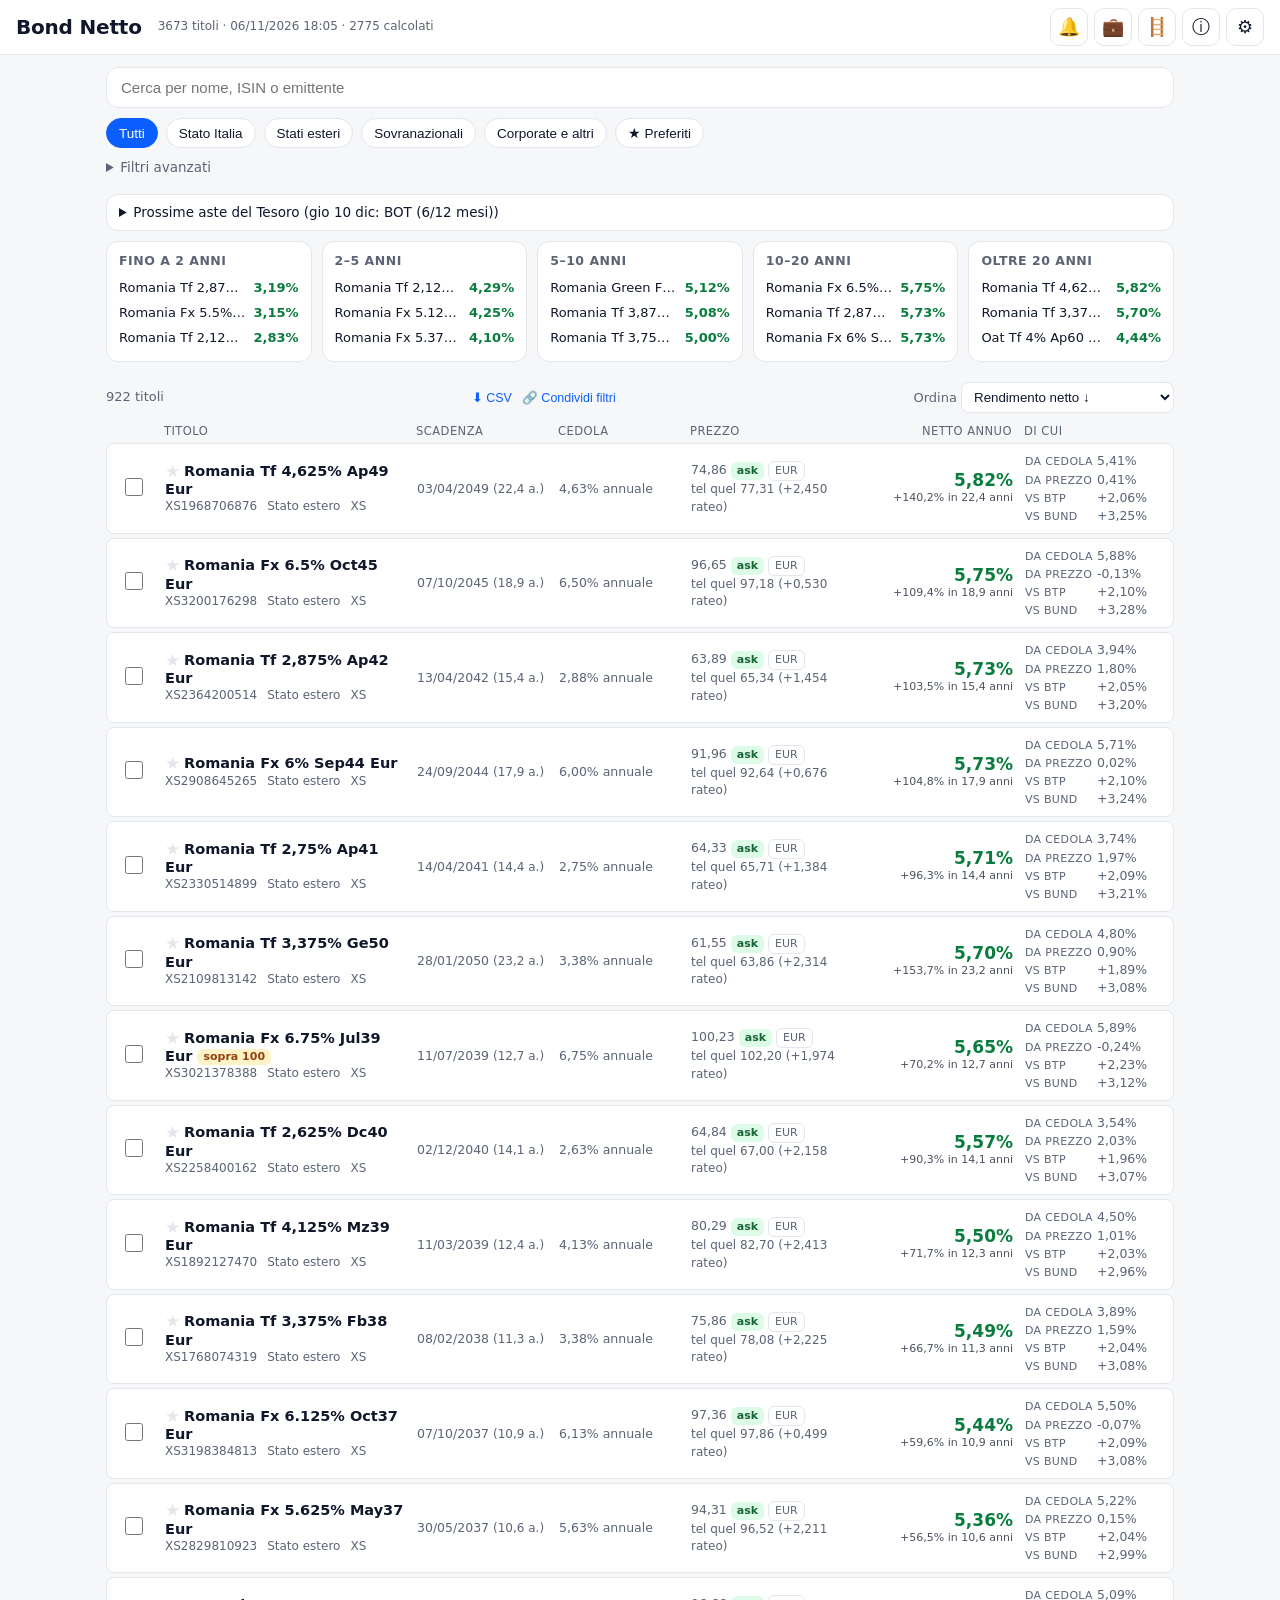
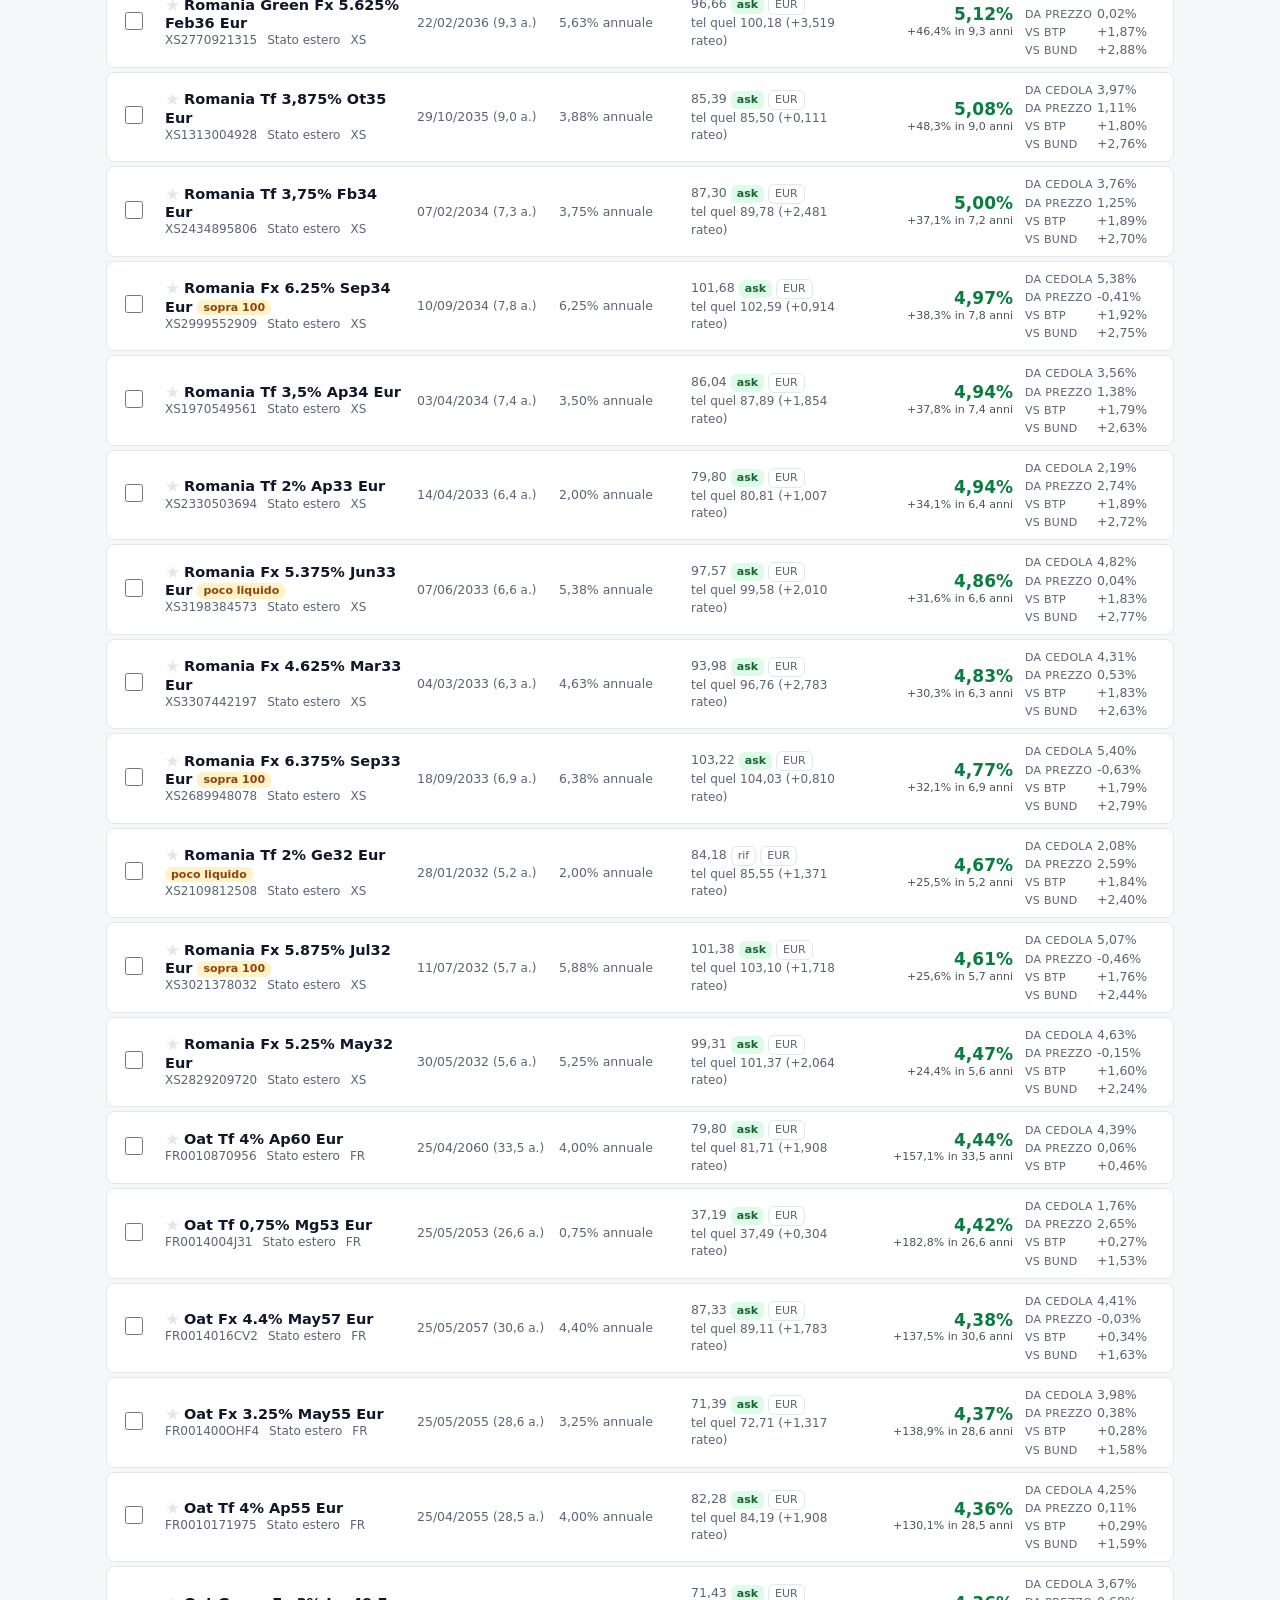
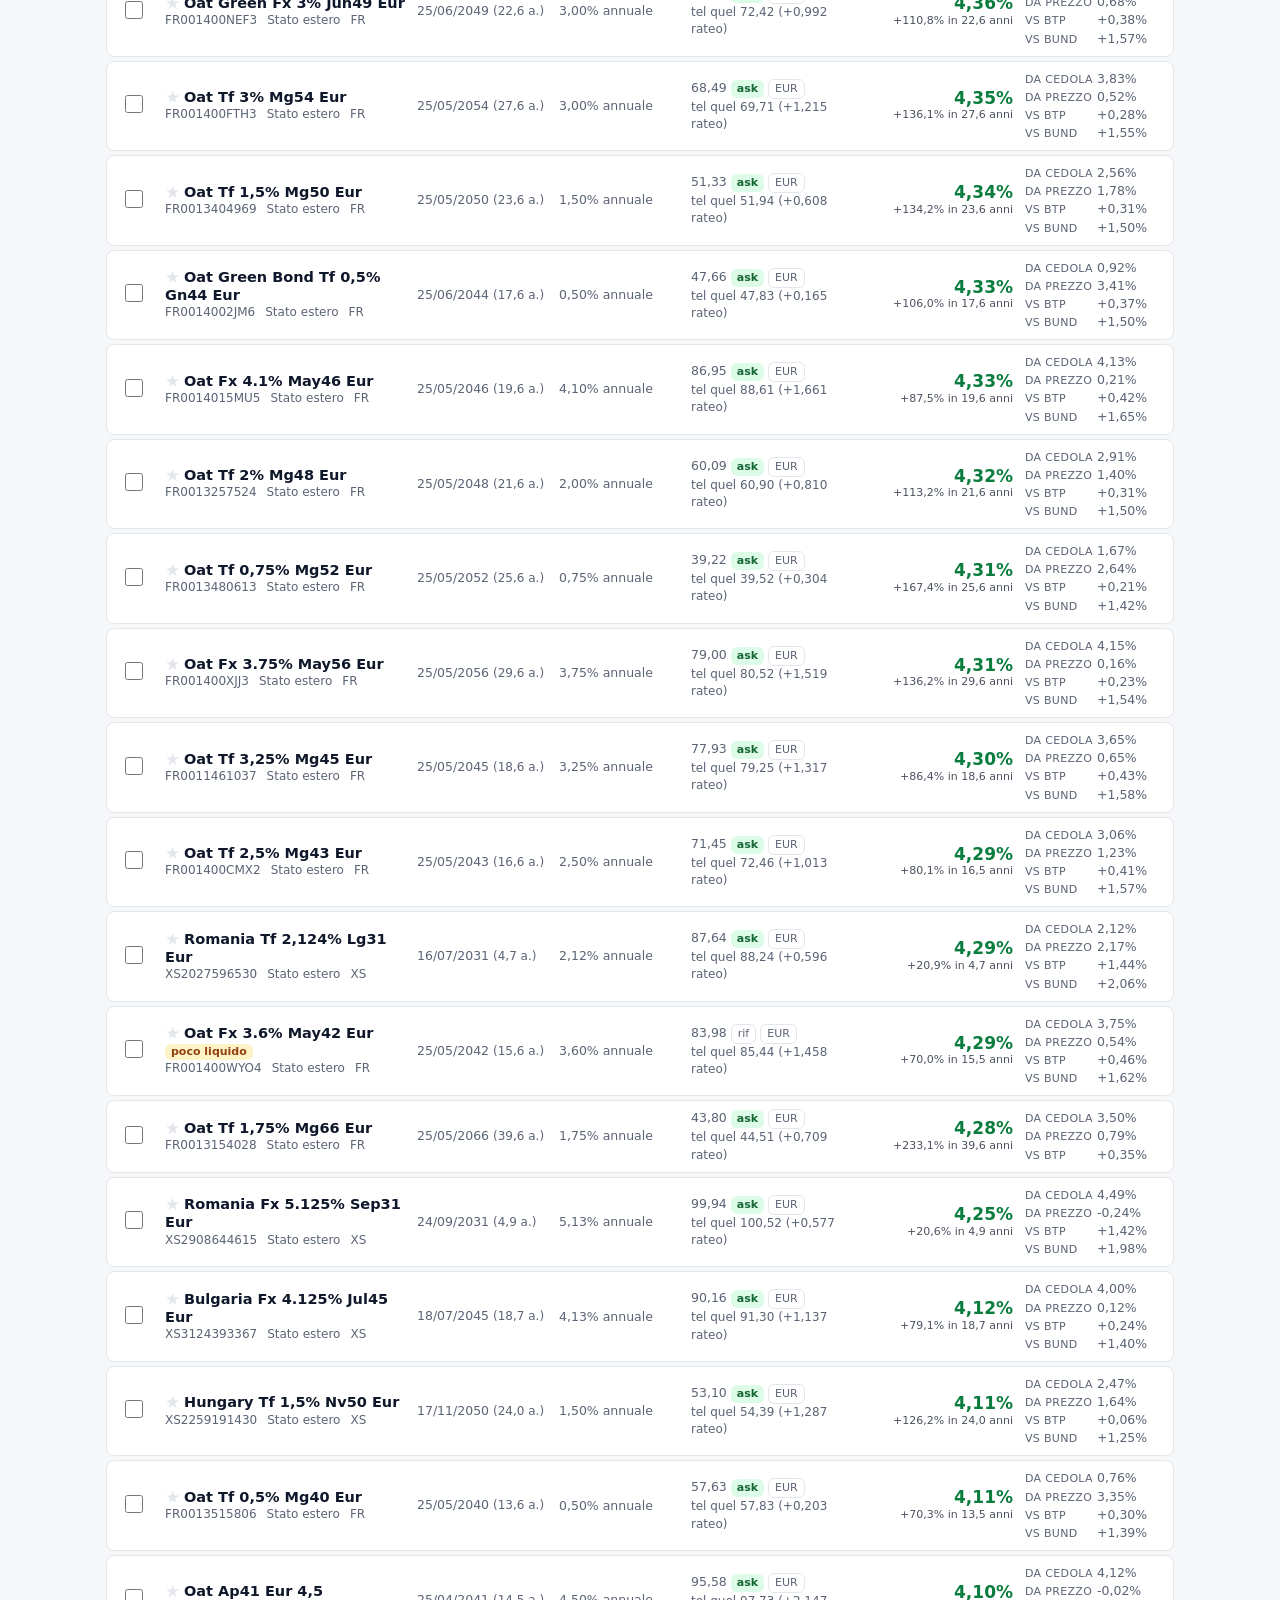
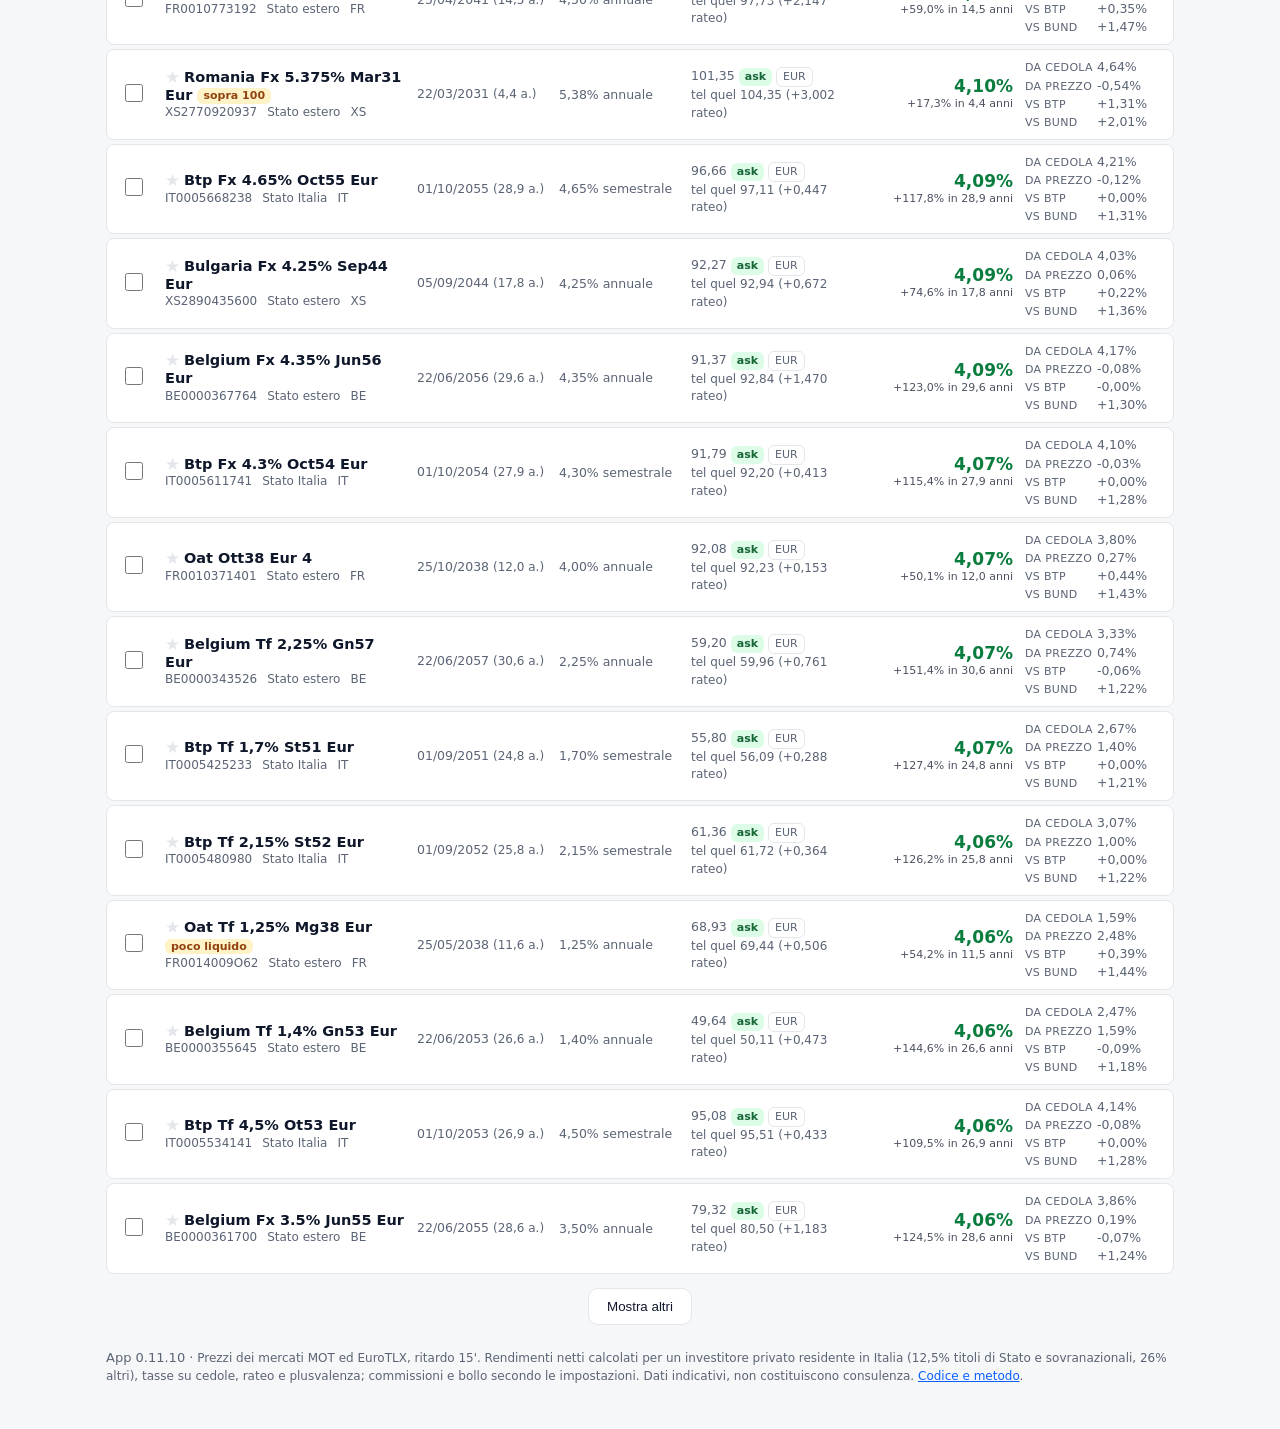
<file: index.html>
<!doctype html>
<html lang="it">
<head>
<meta charset="utf-8">
<meta name="viewport" content="width=device-width, initial-scale=1, viewport-fit=cover">
<title>Bond Netto</title>
<meta name="description" content="Rendimenti netti delle obbligazioni quotate sul MOT per l'investitore privato italiano">
<meta name="theme-color" content="#0f172a">
<link rel="manifest" href="manifest.webmanifest">
<link rel="icon" href="icon.svg" type="image/svg+xml">
<link rel="apple-touch-icon" href="icon-192.png">
<link rel="stylesheet" href="app.css">
</head>
<body>
<header class="top">
  <div class="brand"><h1>Bond Netto</h1></div>
  <div class="sub" id="meta">caricamento…</div>
  <div class="row-btns"><button class="icon-btn" id="btn-alerts" title="Avvisi" aria-label="Avvisi">🔔</button><button class="icon-btn" id="btn-pf" title="Portafoglio" aria-label="Portafoglio">💼</button><button class="icon-btn" id="btn-ladder" title="Costruisci una scala di scadenze" aria-label="Scala">🪜</button><button class="icon-btn" id="btn-diag" title="Diagnostica dati" aria-label="Diagnostica">ⓘ</button>
  <button class="icon-btn" id="btn-settings" title="Impostazioni" aria-label="Impostazioni">⚙</button></div>
</header>

<main>
  <section class="filters">
    <input id="q" type="search" placeholder="Cerca per nome, ISIN o emittente" autocomplete="off">
    <div class="chips" id="cat-chips">
      <button class="chip on" data-cat="all">Tutti</button>
      <button class="chip" data-cat="gov_it">Stato Italia</button>
      <button class="chip" data-cat="gov_fx">Stati esteri</button>
      <button class="chip" data-cat="supra">Sovranazionali</button>
      <button class="chip" data-cat="other">Corporate e altri</button>
      <button class="chip" data-cat="fav">★ Preferiti</button>
    </div>
    <details class="more">
      <summary>Filtri avanzati <span id="filter-count"></span></summary>
      <div class="grid">
        <label>Valuta (default EUR: in altre valute il rendimento non tiene conto del cambio) <div class="facet" id="f-cur" data-all="Tutte"><button type="button" class="facet-btn">Tutte</button><div class="facet-pop hidden"></div></div></label>
        <label>Paese <div class="facet" id="f-country" data-all="Tutti"><button type="button" class="facet-btn">Tutti</button><div class="facet-pop hidden"></div></div></label>
        <label>Mercato <div class="facet" id="f-market" data-all="MOT ed EuroTLX"><button type="button" class="facet-btn">MOT ed EuroTLX</button><div class="facet-pop hidden"></div></div></label>
        <label>Tipo <select id="f-kind">
          <option value="computable">Calcolabili (fisso, zero coupon, richiamabili)</option>
          <option value="nocall">Calcolabili, esclusi i richiamabili</option>
          <option value="fixed">Solo tasso fisso</option>
          <option value="zero">Solo zero coupon</option>
          <option value="all">Tutti, anche non calcolabili</option>
        </select></label>
        <label>Scadenza min (anni) <input id="f-ymin" type="number" min="0" step="0.5" value="0"></label>
        <label>Scadenza max (anni) <input id="f-ymax" type="number" min="0" step="1" placeholder="∞"></label>
        <label>Rendimento netto min % <input id="f-nmin" type="number" step="0.1" placeholder="es. 3"></label>
        <label>Cedola netta min % (flusso annuo) <input id="f-cmin" type="number" step="0.1" placeholder="es. 2,5"></label>
        <label>Lotto minimo max € <input id="f-lot" type="number" step="1000" placeholder="es. 1000"></label>
        <label class="check"><input id="f-inst" type="checkbox"> Mostra lotti istituzionali (taglio minimo da 100.000 in su: non acquistabili dal piccolo risparmiatore)</label>
        <label class="check"><input id="f-uncertain" type="checkbox"> Mostra titoli incerti (prezzo fermo o non aggiornato, verifica incrociata non superata)</label>
        <label class="check"><input id="f-strips" type="checkbox"> Mostra strip (cedole/mantelli di titoli di Stato smontati)</label>
        <label class="check"><input id="f-ask" type="checkbox"> Solo con prezzo ask reale</label>
        <label class="check"><input id="f-nominus" type="checkbox"> Escludi sopra la pari (minusvalenza)</label>
      </div>
      <div class="filter-bar">
        <span id="filter-live" class="hint">I filtri si applicano subito mentre li modifichi.</span>
        <button type="button" class="btn ghost" id="filter-reset">↺ Azzera filtri</button>
        <button type="button" class="btn primary" id="filter-close">Mostra risultati ↓</button>
      </div>
    </details>
    <div class="active-filters" id="active-filters"></div>
  </section>

  <section class="auctions" id="auctions"></section>
  <section class="best" id="best"></section>

  <section class="results">
    <div class="results-head">
      <span id="count"></span>
      <span class="head-tools"><button type="button" class="link" id="btn-csv" title="Scarica la lista filtrata in CSV (Excel)">⬇ CSV</button> <button type="button" class="link" id="btn-share" title="Copia un link con i filtri attuali">🔗 Condividi filtri</button></span>
      <label>Ordina <select id="sort">
        <option value="ytm_net_all:desc">Rendimento netto ↓</option>
        <option value="coupon_net_yield:desc">Cedola netta (flusso annuo) ↓</option>
        <option value="price_yield:desc">Guadagno da prezzo ↓</option>
        <option value="spread_btp:desc">Spread vs BTP ↓</option>
        <option value="spread_bund:desc">Spread vs Bund ↓</option>
        <option value="liq:desc">Liquidità ↓</option>
        <option value="years:asc">Scadenza ↑</option>
        <option value="years:desc">Scadenza ↓</option>
        <option value="price:asc">Prezzo ↑</option>
        <option value="name:asc">Nome A-Z</option>
      </select></label>
    </div>
    <div class="thead">
      <span></span><span>Titolo</span><span>Scadenza</span><span>Cedola</span><span>Prezzo</span><span class="r">Netto annuo</span><span>Di cui</span>
    </div>
    <div id="list" class="list"></div>
    <button id="more-btn" class="more-btn hidden">Mostra altri</button>
  </section>

  <footer>
    <p><span id="app-ver" class="hint"></span> Prezzi dei mercati MOT ed EuroTLX, ritardo 15'. Rendimenti netti calcolati per un investitore privato residente in Italia
      (12,5% titoli di Stato e sovranazionali, 26% altri), tasse su cedole, rateo e plusvalenza; commissioni e bollo secondo le impostazioni.
      Dati indicativi, non costituiscono consulenza. <a href="https://github.com/glc87/bond-app" target="_blank" rel="noopener">Codice e metodo</a>.</p>
  </footer>
</main>

<div id="cmp-bar" class="cmp-bar hidden">
  <span><b id="cmp-count">0</b> selezionati</span>
  <button class="btn" id="cmp-open">Confronta</button>
  <button class="btn ghost" id="cmp-clear">Svuota</button>
</div>

<!-- Avvisi -->
<div class="modal hidden" id="alerts" role="dialog" aria-modal="true">
  <div class="sheet wide">
    <div class="sheet-head"><h2>Avvisi</h2><button class="icon-btn" data-close aria-label="Chiudi">✕</button></div>
    <div class="sheet-body" id="alerts-body"></div>
  </div>
</div>

<!-- Portafoglio -->
<div class="modal hidden" id="portfolio" role="dialog" aria-modal="true">
  <div class="sheet wide">
    <div class="sheet-head"><h2>Portafoglio</h2><button class="icon-btn" data-close aria-label="Chiudi">✕</button></div>
    <div class="sheet-body" id="pf-body"></div>
  </div>
</div>

<!-- Scala -->
<div class="modal hidden" id="ladder" role="dialog" aria-modal="true">
  <div class="sheet wide">
    <div class="sheet-head"><h2>Scala di scadenze</h2><button class="icon-btn" data-close aria-label="Chiudi">✕</button></div>
    <div class="sheet-body" id="ladder-body"></div>
  </div>
</div>

<!-- Diagnostica -->
<div class="modal hidden" id="diag" role="dialog" aria-modal="true">
  <div class="sheet">
    <div class="sheet-head"><h2>Diagnostica dati</h2><button class="icon-btn" data-close aria-label="Chiudi">✕</button></div>
    <div class="sheet-body" id="diag-body"></div>
  </div>
</div>

<!-- Confronto -->
<div class="modal hidden" id="compare" role="dialog" aria-modal="true">
  <div class="sheet wide">
    <div class="sheet-head"><h2>Confronto</h2><button class="icon-btn" data-close aria-label="Chiudi">✕</button></div>
    <div class="sheet-body" id="cmp-body"></div>
  </div>
</div>

<!-- Scheda titolo -->
<div class="modal hidden" id="detail" role="dialog" aria-modal="true">
  <div class="sheet">
    <div class="sheet-head">
      <div>
        <h2 id="d-name"></h2>
        <div class="sub" id="d-sub"></div>
      </div>
      <button class="icon-btn" data-close aria-label="Chiudi">✕</button>
    </div>
    <div class="sheet-body" id="d-body"></div>
  </div>
</div>

<!-- Impostazioni -->
<div class="modal hidden" id="settings" role="dialog" aria-modal="true">
  <div class="sheet">
    <div class="sheet-head">
      <h2>Impostazioni</h2>
      <button class="icon-btn" data-close aria-label="Chiudi">✕</button>
    </div>
    <div class="sheet-body">
      <p class="hint">Questi parametri servono per il rendimento "all-in" (netto annuo). Si salvano su questo dispositivo.<br>La commissione è una percentuale del controvalore vincolata tra minimo e massimo (non si sommano). Riferimenti: Fineco 0,19% min 2,95 € max 19 €; ING 0,19% min 8 € max 18 €. Il bollo dello 0,2% annuo si applica anche ai titoli di Stato; mettilo a 0 solo se la tua banca lo assorbe.</p>
      <div class="grid">
        <label>Profilo banca <select id="s-profile">
          <option value="">Personalizzato</option>
          <option value="fineco">Fineco Trading (0,19%, min 2,95 €, max 19 €)</option>
          <option value="ing">ING (0,19%, min 8 €, max 18 €)</option>
          <option value="directa">Directa (5 € fissi)</option>
          <option value="mediolanum">Mediolanum (0,19%, min 7 €, max 29 €)</option>
          <option value="sella">Banca Sella (0,185%, min 2,5 €, max 12 €)</option>
        </select></label>
        <label>Importo nominale di riferimento € <input id="s-nominal" type="number" step="1000" min="1000"></label>
        <label>Commissione % <input id="s-pct" type="number" step="0.01" min="0"></label>
        <label>Commissione minima € <input id="s-min" type="number" step="0.5" min="0"></label>
        <label>Commissione massima € (vuoto = nessuna) <input id="s-max" type="number" step="0.5" min="0"></label>
        <label>Imposta di bollo % annuo <input id="s-bollo" type="number" step="0.01" min="0"></label>
        <label>Regime fiscale <select id="s-taxpreset">
          <option value="">Personalizzato</option>
          <option value="it" selected>Italia, privato (12,5% Stato/sovranazionali, 26% altri, bollo 0,2%)</option>
          <option value="none">Nessuna tassa né bollo (lordo, es. per confronto)</option>
        </select></label>
        <label>Aliquota titoli di Stato e sovranazionali % <input id="s-taxgov" type="number" step="0.1" min="0" max="100"></label>
        <label>Aliquota altri emittenti % <input id="s-taxother" type="number" step="0.1" min="0" max="100"></label>
      </div>
      <div class="row">
        <button class="btn" id="s-save">Salva</button>
        <button class="btn ghost" id="s-reset">Ripristina default</button>
      </div>
      <div id="gh-settings"></div>
      <h3>Come leggere i numeri</h3>
      <ul class="hint">
        <li><b>Rendimento netto annuo</b> (il numero grande): tasso annuo composto che eguaglia l'esborso (prezzo + rateo netto + commissioni) ai flussi netti (cedole tassate, rimborso al netto della tassa sulla plusvalenza, bollo). Confronta correttamente titoli con scadenze diverse.</li>
        <li><b>Di cui da cedola / da prezzo</b>: la parte del rendimento che incassi ogni anno con le cedole nette (cedola netta ÷ prezzo) e la parte che arriva solo a scadenza dal rimborso a 100. Stesso rendimento, due esperienze diverse: flusso in tasca oppure guadagno rinviato (e tassa rinviata).</li>
        <li><b>vs BTP / vs Bund</b>: differenza di rendimento lordo rispetto a un BTP o a un Bund della stessa scadenza (curve ricavate dai titoli quotati, interpolate). È il "premio" che il mercato chiede per il rischio dell'emittente rispetto all'Italia o alla Germania; per i titoli in valuta include anche il rischio cambio.</li>
        <li><b>Totale a scadenza</b> (in piccolo sotto il netto annuo): guadagno netto complessivo diviso l'esborso, non annualizzato. Sotto l'anno è il numero da guardare.</li>
        <li><b>Rischio tasso</b> (in scheda): la duration modificata dice di quanto scende il prezzo se i rendimenti salgono di 1 punto. Conta solo se vendi prima della scadenza.</li>
        <li><b>Colori degli avvisi</b>: <span class="badge ask">verde</span> prezzo ask reale; <span class="badge info">grigio</span> informazione (valuta, strip, mercato, lotto, "rif"); <span class="badge warn">ambra</span> attenzione (sopra 100, richiamabile, poco liquido); <span class="badge bad">rosso</span> problema (prezzo fermo, incerto, lotto istituzionale). Rischio tasso in scheda: verde basso, blu medio, ambra alto, rosso molto alto.</li>
        <li><b>★ Preferiti</b>: la stella sulle schede salva il titolo nella sezione Preferiti (su questo dispositivo). <b>🪜 Scala</b>: costruisce un portafoglio a scadenze scaglionate dalla lista filtrata.</li>
        <li>Nella scheda trovi anche YTM lordo, YTM netto solo tasse e netto semplice, utili per confrontare con altri siti.</li>
        <li><b>YTM lordo</b>: come pubblicato dal mercato.</li>
        <li><b>Prezzo</b>: <span class="badge ask">ask</span> = miglior prezzo in vendita nel book al momento della rilevazione (è quello che pagheresti); <span class="badge ref">rif</span> = prezzo di riferimento dell'ultima seduta (nessuna proposta in vendita); <span class="badge stale">fermo</span> = riferimento di un titolo mai scambiato nell'anno: prezzo vecchio, rendimento non realistico. I titoli "fermi" e gli "incerti" (prezzo non aggiornato o verifica incrociata non superata) e gli strip sono nascosti di default: si riattivano nei filtri avanzati.</li>
        <li><b>Sopra 100</b>: a scadenza si genera una minusvalenza (credito fiscale, 4 anni): non è conteggiata nel rendimento ma viene indicata.</li>
      </ul>
    </div>
  </div>
</div>

<script src="yields.js"></script>
<script src="app.js"></script>
<script src="sim.js"></script>
<script src="portfolio.js"></script>
<script src="alerts.js"></script>
<script src="sync.js"></script>
</body>
</html>
</file>
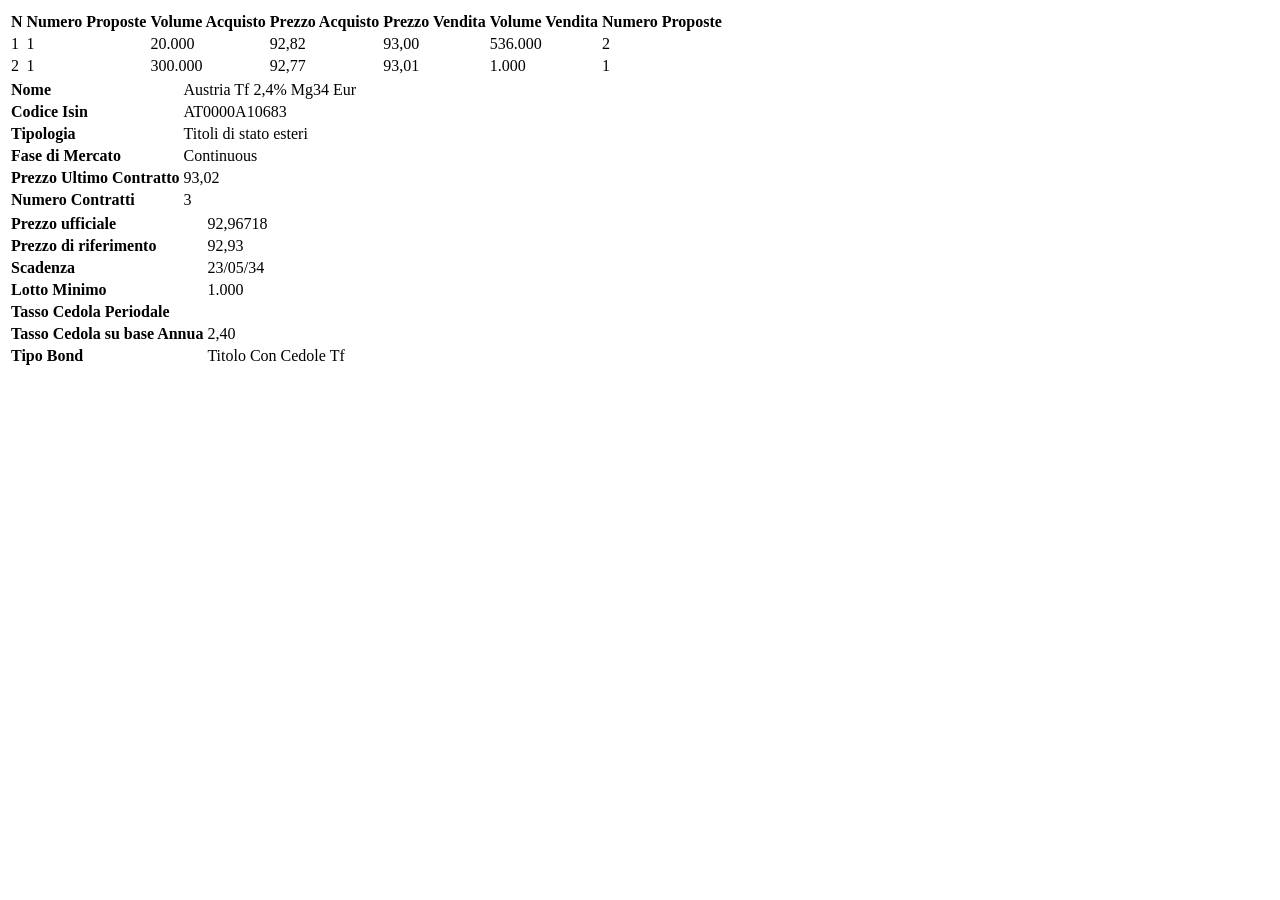
<file: scraper/fixtures/dati_AT0000A10683.html>
<html><body>
<table class="m-table -responsive -clear-m"> <thead> <tr class="m-table__first"></tr> <tr> <th><span><strong>N</strong></span></th> <th><span><strong>Numero Proposte</strong></span></th> <th><span><strong>Volume Acquisto</strong></span></th> <th><span><strong>Prezzo Acquisto</strong></span></th> <th><span><strong>Prezzo Vendita</strong></span></th> <th><span><strong>Volume Vendita</strong></span></th> <th><span><strong>Numero Proposte</strong></span></th> </tr> </thead> <tbody> <tr> <td><span>1</span></td> <td><span>1</span></td> <td><span>20.000</span></td> <td><span>92,82</span></td> <td><span>93,00</span></td> <td><span>536.000</span></td> <td><span>2</span></td> </tr> <tr> <td><span>2</span></td> <td><span>1</span></td> <td><span>300.000</span></td> <td><span>92,77</span></td> <td><span>93,01</span></td> <td><span>1.000</span></td> <td><span>1</span></td> </tr> </tbody></table>
<table class="m-table -clear-m"> <tbody> <tr> <td class="l-screen -half"> <span class="t-text"> <strong>Nome</strong> </span> </td> <td> <span class="t-text -right">Austria Tf 2,4% Mg34 Eur</span> </td> </tr> <tr> <td> <span class="t-text"> <strong>Codice Isin</strong> </span> </td> <td> <span class="t-text -right">AT0000A10683</span> </td> </tr> <tr> <td> <span class="t-text"> <strong>Tipologia</strong> </span> </td> <td> <span class="t-text -right"> Titoli di stato esteri </span> </td> </tr> <tr> <td> <span class="t-text"> <strong>Fase di Mercato</strong> </span> </td> <td> <span class="t-text -right">Continuous</span> </td> </tr> <tr> <td> <span class="t-text"> <strong>Prezzo Ultimo Contratto</strong> </span> </td> <td> <span class="t-text -right">93,02</span> </td> </tr> <tr> <td> <span class="t-text"> <strong>Numero Contratti</strong> </span> </td> <td> <span class="t-text -right">3</span> </td> </tr> </tbody> </table>
<table class="m-table -clear-m"> <tbody><tr> <td class="l-screen -half"> <span class="t-text"> <strong>Prezzo ufficiale</strong> </span> </td> <td> <span class="t-text -right">92,96718</span> </td> </tr> <tr> <td class="l-screen -half"> <span class="t-text"> <strong>Prezzo di riferimento</strong> </span> </td> <td> <span class="t-text -right">92,93</span> </td> </tr> <tr> <td class="l-screen -half"> <span class="t-text"> <strong>Scadenza</strong> </span> </td> <td> <span class="t-text -right">23/05/34</span> </td> </tr> <tr> <td class="l-screen -half"> <span class="t-text"> <strong>Lotto Minimo</strong> </span> </td> <td> <span class="t-text -right">1.000</span> </td> </tr> <tr> <td class="l-screen -half"> <span class="t-text"> <strong>Tasso Cedola Periodale</strong> </span> </td> <td> <span class="t-text -right"></span> </td> </tr> <tr> <td> <span class="t-text"> <strong>Tasso Cedola su base Annua</strong> </span> </td> <td> <span class="t-text -right"> 2,40 </span> </td> </tr> <tr> <td class="l-screen -half"> <span class="t-text"> <strong>Tipo Bond</strong> </span> </td> <td> <span class="t-text -right">Titolo Con Cedole Tf</span> </td> </tr> </tbody></table>
</body></html>
</file>
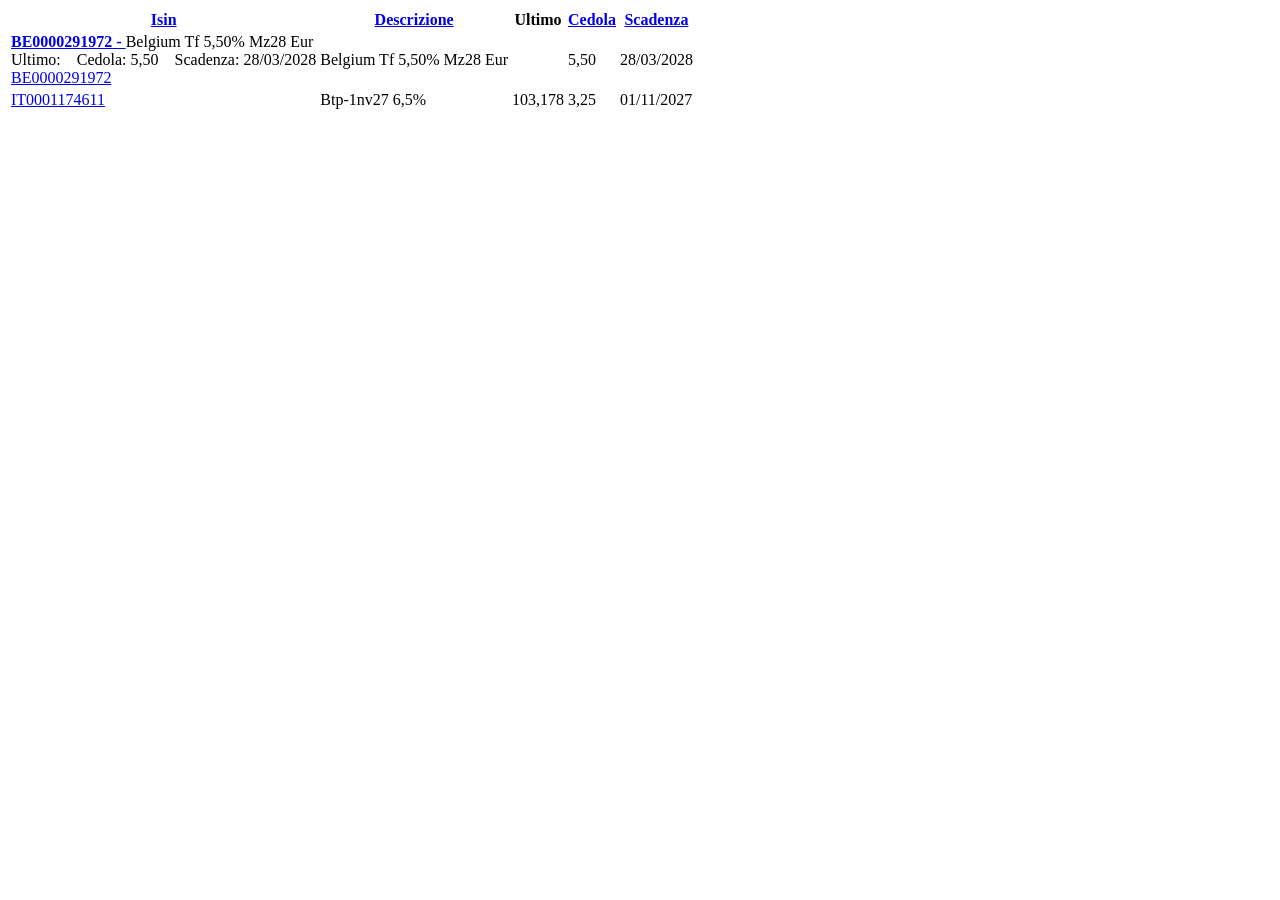
<file: scraper/fixtures/lista_euro_p3.html>
<html><body><table>
<tr class="u-hidden -xs"> <th class="nowrap"> <a href="#"> <strong><span>Isin</span></strong></a> </th> <th class="nowrap"><a href="#"><strong>Descrizione</strong></a></th> <th class="nowrap"> <strong>Ultimo</strong> </th> <th class="nowrap"><a href="#"><strong>Cedola</strong></a></th> <th class="nowrap"><a href="#"><strong>Scadenza</strong></a></th> <th>&nbsp;</th> </tr>
<tr> <td> <article class="u-hidden -sm -md"> <div class="l-box -pb | l-screen -xs-15"> <a href="/borsa/obbligazioni/mot/euro-obbligazioni/scheda/BE0000291972-MOTX.html?lang=it" title="Accedi alla scheda strumento&nbsp;BE0000291972 - Belgium Tf 5,50% Mz28 Eur"> <span class="t-text"> <strong>BE0000291972 - </strong> </span> </a> <span class="t-text -normal">Belgium Tf 5,50% Mz28 Eur</span> </div> <div class="l-box | l-screen -xs-12"> <span class="t-text -size-xs"> Ultimo: </span> <span class="separator">&nbsp;&nbsp;</span> <span class="t-text -size-xs"> Cedola: 5,50 </span> <span class="separator">&nbsp;&nbsp;</span> <span class="t-text -size-xs"> Scadenza: 28/03/2028 </span> </div> </article> <a class="u-hidden -xs" href="/borsa/obbligazioni/mot/euro-obbligazioni/scheda/BE0000291972-MOTX.html?lang=it" title="Accedi alla scheda strumento&nbsp;BE0000291972"> <span class="t-text">BE0000291972</span> </a> </td> <td class="u-hidden -xs" title="Kingdom Of Belgium"> <span class="t-text"> Belgium Tf 5,50% Mz28 Eur </span> </td> <td class="u-hidden -xs"> <span class="t-text"> </span> </td> <td class="u-hidden -xs"> <span class="t-text"> 5,50 </span> </td> <td class="u-hidden -xs"> <span class="t-text"> 28/03/2028 </span> </td> <td class="u-hidden -xs"> <a href="/borsa/user/borsa-virtuale/portafoglio-aggiungi-strumento.html?code=BE0000291972" title="Aggiungi al Portafoglio"> <span class="m-icon -portfolio-xs"></span> </a> </td> </tr>
<tr> <td> <a class="u-hidden -xs" href="/borsa/obbligazioni/mot/btp/scheda/IT0001174611-MOTX.html?lang=it" title="Accedi alla scheda strumento IT0001174611"> <span class="t-text">IT0001174611</span> </a> </td> <td class="u-hidden -xs" title="Republic Of Italy"> <span class="t-text"> Btp-1nv27 6,5% </span> </td> <td class="u-hidden -xs"> <span class="t-text"> 103,178 </span> </td> <td class="u-hidden -xs"> <span class="t-text"> 3,25 </span> </td> <td class="u-hidden -xs"> <span class="t-text"> 01/11/2027 </span> </td> <td class="u-hidden -xs"></td> </tr>
</table></body></html>
</file>
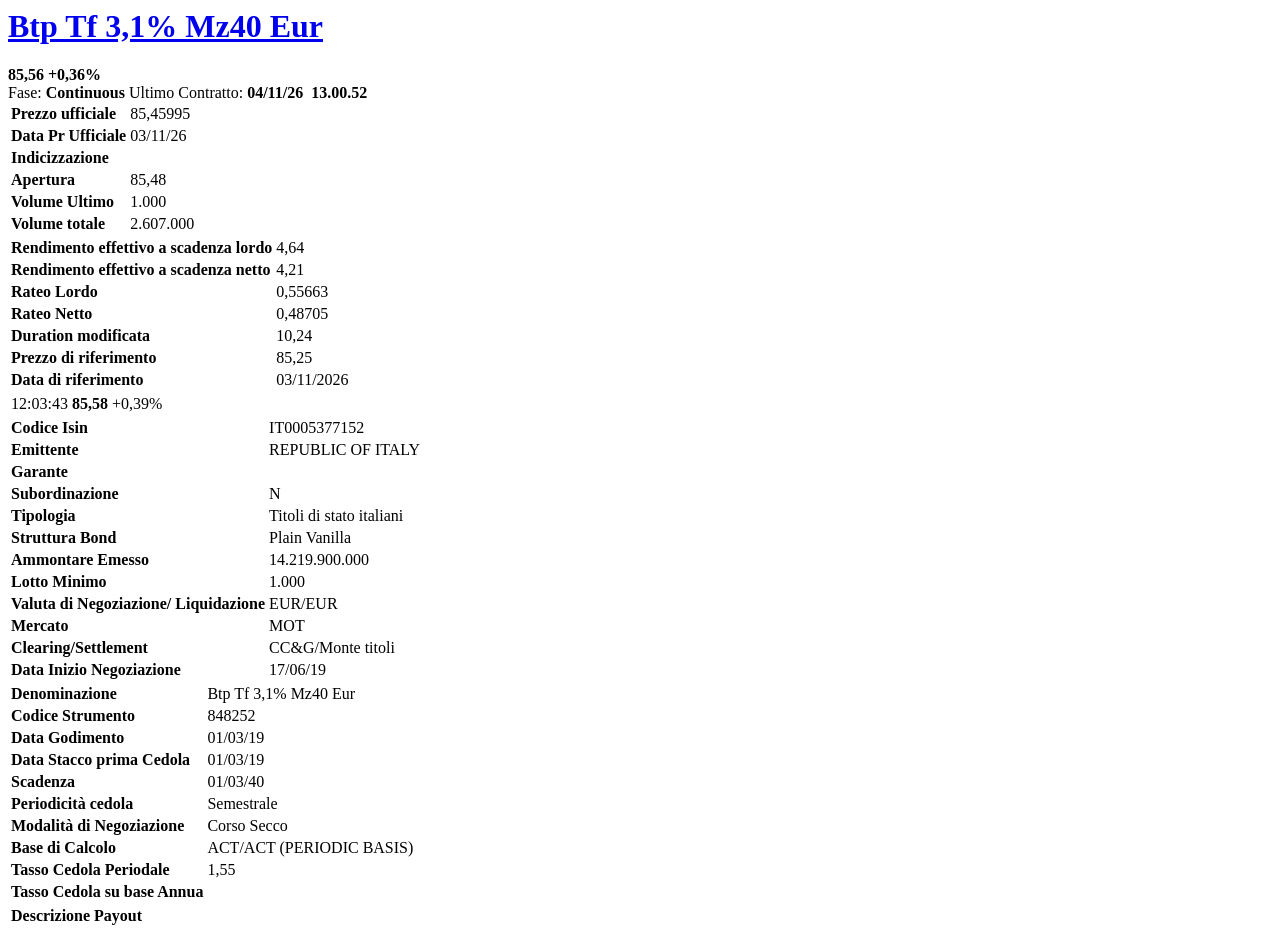
<file: scraper/fixtures/scheda_IT0005377152.html>
<html><body>
<div class="l-box"> <div class="l-box u-pb"> <h1 class="t-text -flola-bold -size-xlg -inherit"> <a href="/borsa/obbligazioni/mot/btp/scheda/IT0005377152-MOTX.html?lang=it">Btp Tf 3,1% Mz40 Eur</a> </h1> </div><div class="l-box u-pt u-pb"> <div class="summary-value"> <span class="t-text -black-warm-60 -formatPrice"> <strong>85,56</strong> </span> <span class="t-text -size-lg -cbalanced -percPrice"> <strong>+0,36%</strong> </span> </div> </div> <div class="w-999__bcol | l-box | l-screen -sm-6 -md-6 u-pt summary-fase"> <span class="t-text -block -size-xs"> Fase: <strong>Continuous</strong> </span> <span class="t-text -block -size-xs | -xs"> Ultimo Contratto: <strong>04/11/26&nbsp;&nbsp;13.00.52</strong> </span> </div></div>
<table class="m-table -clear-mtop"> <tbody><tr> <td class="l-screen -xs-half"> <span class="t-text"> <strong>Prezzo ufficiale</strong> </span> </td> <td> <span class="t-text -right">85,45995</span> </td> </tr> <tr> <td> <span class="t-text"> <strong>Data Pr Ufficiale</strong> </span> </td> <td> <span class="t-text -right">03/11/26</span> </td> </tr> <tr> <td> <span class="t-text"> <strong>Indicizzazione</strong> </span> </td> <td> <span class="t-text -right"> </span> </td> </tr> <tr> <td> <span class="t-text"> <strong>Apertura</strong> </span> </td> <td> <span class="t-text -right"> 85,48 </span> </td> </tr> <tr> <td> <span class="t-text"> <strong>Volume Ultimo</strong> </span> </td> <td> <span class="t-text -right"> 1.000 </span> </td> </tr> <tr> <td> <span class="t-text"> <strong>Volume totale</strong> </span> </td> <td> <span class="t-text -right"> 2.607.000 </span> </td> </tr> </tbody></table>
<table class="m-table"> <tbody> <tr> <td class="l-screen -xs-half"> <span class="t-text"><strong>Rendimento effettivo a scadenza lordo</strong></span> </td> <td> <span class="t-text -right">4,64</span> </td> </tr> <tr> <td class="l-screen -xs-half"> <span class="t-text"><strong>Rendimento effettivo a scadenza netto</strong></span> </td> <td> <span class="t-text -right">4,21</span> </td> </tr> <tr> <td class="l-screen -xs-half"> <span class="t-text"><strong>Rateo Lordo</strong></span> </td> <td> <span class="t-text -right">0,55663</span> </td> </tr> <tr> <td class="l-screen -xs-half"> <span class="t-text"><strong>Rateo Netto</strong></span> </td> <td> <span class="t-text -right">0,48705</span> </td> </tr> <tr> <td class="l-screen -xs-half"> <span class="t-text"><strong>Duration modificata</strong></span> </td> <td> <span class="t-text -right">10,24</span> </td> </tr> <tr> <td class="l-screen -xs-half"> <span class="t-text"><strong>Prezzo di riferimento</strong></span> </td> <td> <span class="t-text -right">85,25</span> </td> </tr> <tr> <td class="l-screen -xs-half"> <span class="t-text"><strong>Data di riferimento</strong></span> </td> <td> <span class="t-text -right">03/11/2026</span> </td> </tr> </tbody> </table>
<table class="m-table"> <tbody><tr> <td class="l-screen -xs-5"> <span class="t-text"> 12:03:43 </span> </td> <td class="l-screen -xs-5"> <span class="t-text"> <strong> 85,58</strong></span> </td> <td class="l-screen -xs-5"> <span class="t-text -cbalanced"> +0,39% </span> </td> </tr> </tbody></table>
<table class="m-table -clear-mtop"> <tbody><tr> <td> <span class="t-text"> <strong>Codice Isin</strong> </span> </td> <td> <span class="t-text -right"> IT0005377152 </span> </td> </tr> <tr> <td> <span class="t-text"> <strong>Emittente</strong> </span> </td> <td> <span class="t-text -right"> REPUBLIC OF ITALY </span> </td> </tr> <tr> <td> <span class="t-text"> <strong>Garante</strong> </span> </td> <td> <span class="t-text -right"> </span> </td> </tr> <tr> <td> <span class="t-text"> <strong>Subordinazione</strong> </span> </td> <td> <span class="t-text -right"> N </span> </td> </tr> <tr> <td> <span class="t-text"> <strong>Tipologia</strong> </span> </td> <td> <span class="t-text -right"> Titoli di stato italiani </span> </td> </tr> <tr> <td> <span class="t-text"> <strong>Struttura Bond</strong> </span> </td> <td> <span class="t-text -right"> Plain Vanilla </span> </td> </tr> <tr> <td> <span class="t-text"> <strong>Ammontare Emesso</strong> </span> </td> <td> <span class="t-text -right"> 14.219.900.000 </span> </td> </tr> <tr> <td> <span class="t-text"> <strong>Lotto Minimo</strong> </span> </td> <td> <span class="t-text -right">1.000</span> </td> </tr> <tr> <td> <span class="t-text"> <strong>Valuta di Negoziazione/ Liquidazione</strong> </span> </td> <td> <span class="t-text -right">EUR/EUR</span> </td> </tr> <tr> <td> <span class="t-text"> <strong>Mercato</strong> </span> </td> <td> <span class="t-text -right"> MOT </span> </td> </tr> <tr> <td> <span class="t-text"> <strong>Clearing/Settlement</strong> </span> </td> <td> <span class="t-text -right"> CC&amp;G/Monte titoli </span> </td> </tr> <tr> <td> <span class="t-text"> <strong>Data Inizio Negoziazione</strong> </span> </td> <td> <span class="t-text -right"> 17/06/19 </span> </td> </tr> </tbody></table>
<table class="m-table -clear-mtop"> <tbody><tr> <td> <span class="t-text"> <strong>Denominazione</strong> </span> </td> <td> <span class="t-text -right"> Btp Tf 3,1% Mz40 Eur </span> </td> </tr> <tr> <td> <span class="t-text"> <strong>Codice Strumento</strong> </span> </td> <td> <span class="t-text -right"> 848252 </span> </td> </tr> <tr> <td> <span class="t-text"> <strong>Data Godimento</strong> </span> </td> <td> <span class="t-text -right"> 01/03/19 </span> </td> </tr> <tr> <td> <span class="t-text"> <strong>Data Stacco prima Cedola</strong> </span> </td> <td> <span class="t-text -right"> 01/03/19 </span> </td> </tr> <tr> <td> <span class="t-text"> <strong>Scadenza</strong> </span> </td> <td> <span class="t-text -right"> 01/03/40 </span> </td> </tr> <tr> <td> <span class="t-text"> <strong>Periodicità cedola</strong> </span> </td> <td> <span class="t-text -right"> Semestrale </span> </td> </tr> <tr> <td> <span class="t-text"> <strong>Modalità di Negoziazione</strong> </span> </td> <td> <span class="t-text -right"> Corso Secco </span> </td> </tr> <tr> <td> <span class="t-text"> <strong>Base di Calcolo</strong> </span> </td> <td> <span class="t-text -right"> ACT/ACT (PERIODIC BASIS) </span> </td> </tr> <tr> <td> <span class="t-text"> <strong>Tasso Cedola Periodale</strong> </span> </td> <td> <span class="t-text -right"> 1,55 </span> </td> </tr> <tr> <td> <span class="t-text"> <strong>Tasso Cedola su base Annua</strong> </span> </td> <td> <span class="t-text -right"> </span> </td> </tr> </tbody></table>
<table class="m-table -clear-mtop"> <tbody><tr> <td class="nowrap"> <span class="t-text"> <strong>Descrizione Payout</strong> </span> </td> <td> <span class="t-text"> </span> </td> </tr> </tbody></table>
</body></html>
</file>
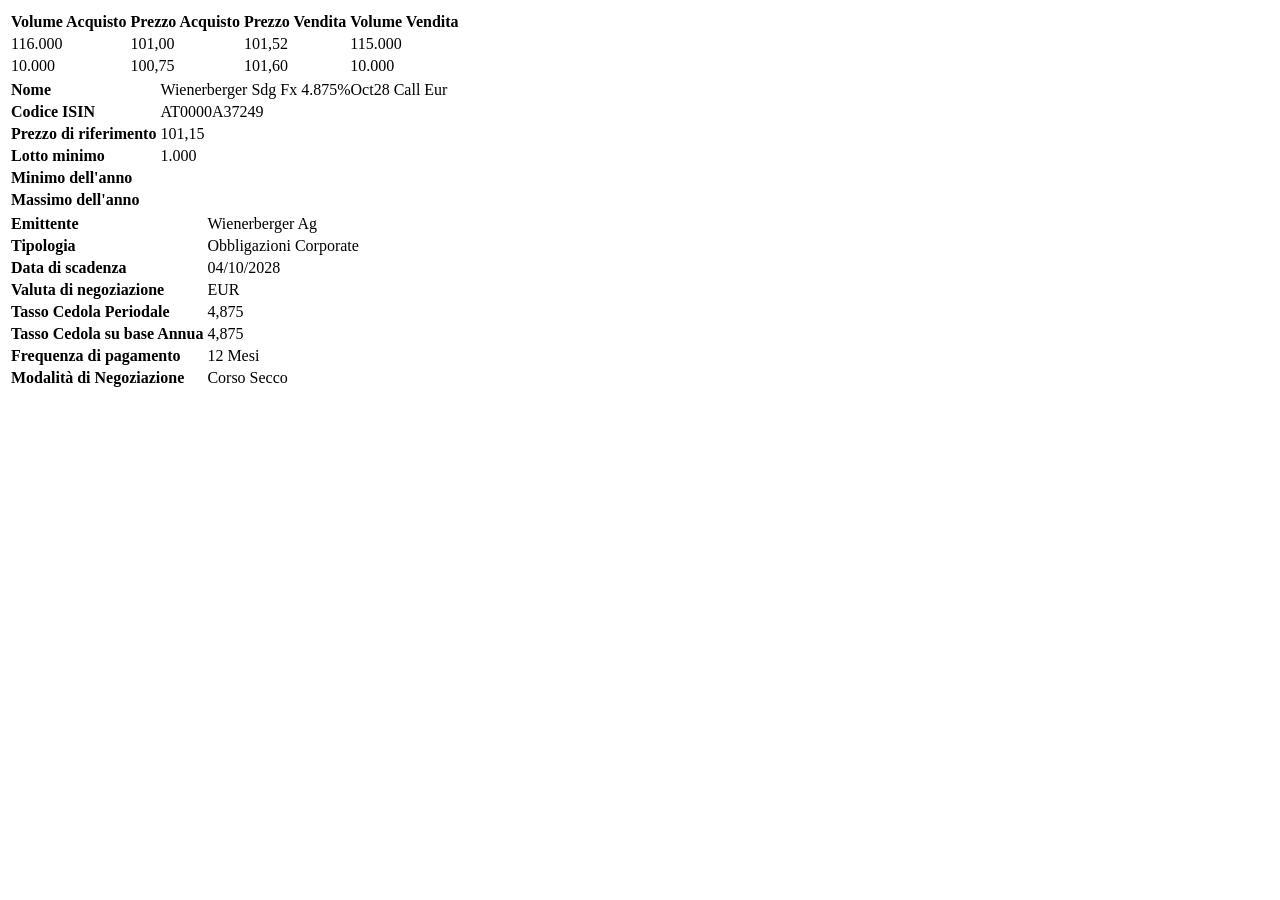
<file: scraper/fixtures/tlx_dati_AT0000A37249.html>
<html><body><table class="m-table -responsive -clear-m"><thead><tr class="m-table__first"></tr><tr><th><span><strong>Volume Acquisto</strong></span></th><th><span><strong>Prezzo Acquisto</strong></span></th><th><span><strong>Prezzo Vendita</strong></span></th><th><span><strong>Volume Vendita</strong></span></th></tr></thead><tbody>
<tr><td><span>116.000</span></td><td><span>101,00</span></td><td><span>101,52</span></td><td><span>115.000</span></td></tr><tr><td><span>10.000</span></td><td><span>100,75</span></td><td><span>101,60</span></td><td><span>10.000</span></td></tr></tbody></table><table class="m-table"><tbody><tr><td><span class="t-text"><strong>Nome</strong></span></td><td><span class="t-text -right">Wienerberger Sdg Fx 4.875%Oct28 Call Eur</span></td></tr><tr><td><span class="t-text"><strong>Codice ISIN</strong></span></td><td><span class="t-text -right">AT0000A37249</span></td></tr><tr><td><span class="t-text"><strong>Prezzo di riferimento</strong></span></td><td><span class="t-text -right">101,15</span></td></tr><tr><td><span class="t-text"><strong>Lotto minimo</strong></span></td><td><span class="t-text -right">1.000</span></td></tr><tr><td><span class="t-text"><strong>Minimo dell'anno</strong></span></td><td><span class="t-text -right"></span></td></tr><tr><td><span class="t-text"><strong>Massimo dell'anno</strong></span></td><td><span class="t-text -right"></span></td></tr></tbody></table><table class="m-table"><tbody><tr><td><span class="t-text"><strong>Emittente</strong></span></td><td><span class="t-text -right">Wienerberger Ag</span></td></tr><tr><td><span class="t-text"><strong>Tipologia</strong></span></td><td><span class="t-text -right">Obbligazioni Corporate</span></td></tr><tr><td><span class="t-text"><strong>Data di scadenza</strong></span></td><td><span class="t-text -right">04/10/2028</span></td></tr><tr><td><span class="t-text"><strong>Valuta di negoziazione</strong></span></td><td><span class="t-text -right">EUR</span></td></tr><tr><td><span class="t-text"><strong>Tasso Cedola Periodale</strong></span></td><td><span class="t-text -right">4,875</span></td></tr><tr><td><span class="t-text"><strong>Tasso Cedola su base Annua</strong></span></td><td><span class="t-text -right">4,875</span></td></tr><tr><td><span class="t-text"><strong>Frequenza di pagamento</strong></span></td><td><span class="t-text -right">12 Mesi</span></td></tr><tr><td><span class="t-text"><strong>Modalità di Negoziazione</strong></span></td><td><span class="t-text -right">Corso Secco</span></td></tr></tbody></table></body></html>
</file>
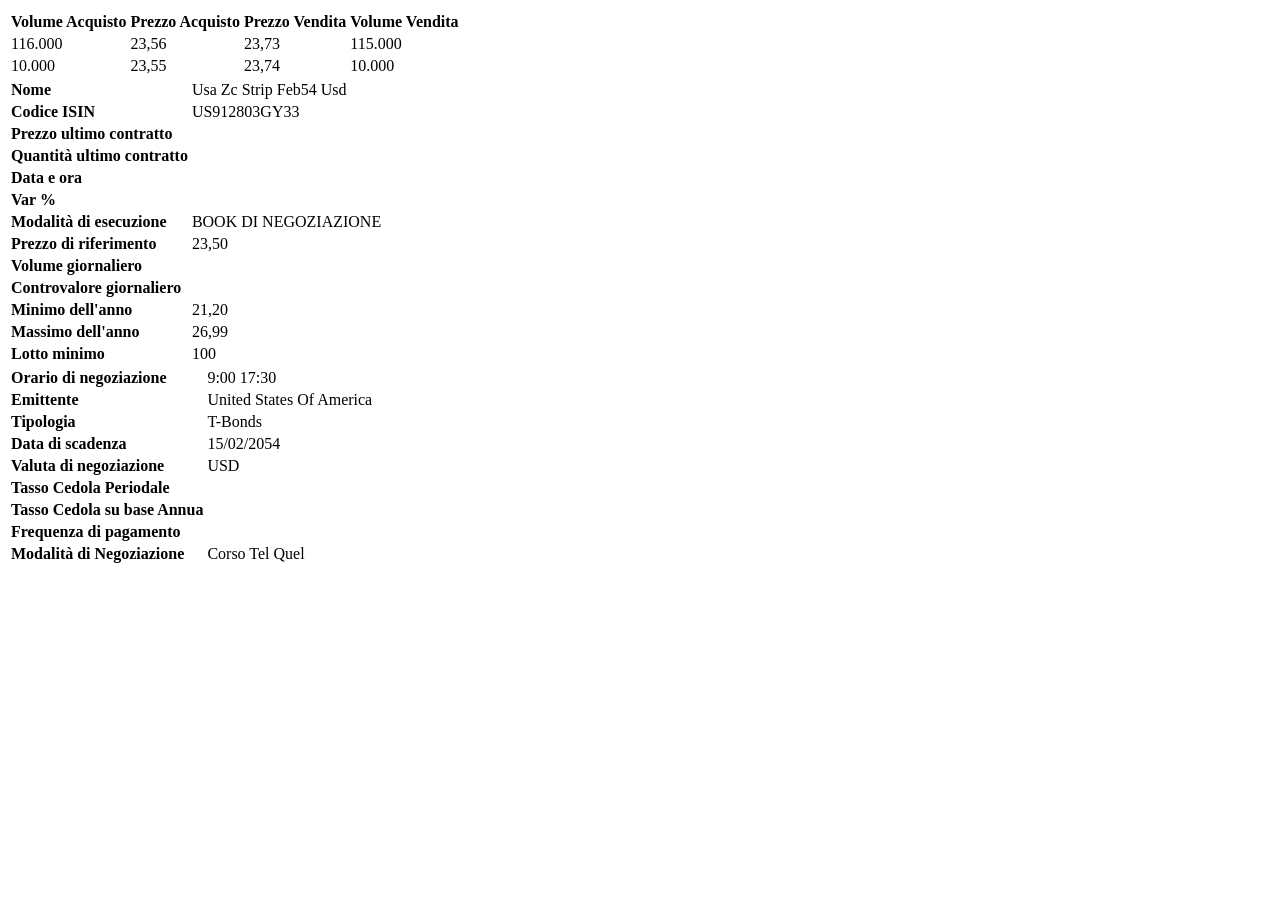
<file: scraper/fixtures/tlx_dati_US912803GY33.html>
<html><body><table class="m-table -responsive -clear-m"><thead><tr class="m-table__first"></tr><tr><th><span><strong>Volume Acquisto</strong></span></th><th><span><strong>Prezzo Acquisto</strong></span></th><th><span><strong>Prezzo Vendita</strong></span></th><th><span><strong>Volume Vendita</strong></span></th></tr></thead><tbody>
<tr><td><span>116.000</span></td><td><span>23,56</span></td><td><span>23,73</span></td><td><span>115.000</span></td></tr><tr><td><span>10.000</span></td><td><span>23,55</span></td><td><span>23,74</span></td><td><span>10.000</span></td></tr></tbody></table><table class="m-table"><tbody><tr><td><span class="t-text"><strong>Nome</strong></span></td><td><span class="t-text -right">Usa Zc Strip Feb54 Usd</span></td></tr><tr><td><span class="t-text"><strong>Codice ISIN</strong></span></td><td><span class="t-text -right">US912803GY33</span></td></tr><tr><td><span class="t-text"><strong>Prezzo ultimo contratto</strong></span></td><td><span class="t-text -right"></span></td></tr><tr><td><span class="t-text"><strong>Quantità ultimo contratto</strong></span></td><td><span class="t-text -right"></span></td></tr><tr><td><span class="t-text"><strong>Data e ora</strong></span></td><td><span class="t-text -right"></span></td></tr><tr><td><span class="t-text"><strong>Var %</strong></span></td><td><span class="t-text -right"></span></td></tr><tr><td><span class="t-text"><strong>Modalità di esecuzione</strong></span></td><td><span class="t-text -right">BOOK DI NEGOZIAZIONE</span></td></tr><tr><td><span class="t-text"><strong>Prezzo di riferimento</strong></span></td><td><span class="t-text -right">23,50</span></td></tr><tr><td><span class="t-text"><strong>Volume giornaliero</strong></span></td><td><span class="t-text -right"></span></td></tr><tr><td><span class="t-text"><strong>Controvalore giornaliero</strong></span></td><td><span class="t-text -right"></span></td></tr><tr><td><span class="t-text"><strong>Minimo dell'anno</strong></span></td><td><span class="t-text -right">21,20</span></td></tr><tr><td><span class="t-text"><strong>Massimo dell'anno</strong></span></td><td><span class="t-text -right">26,99</span></td></tr><tr><td><span class="t-text"><strong>Lotto minimo</strong></span></td><td><span class="t-text -right">100</span></td></tr></tbody></table><table class="m-table"><tbody><tr><td><span class="t-text"><strong>Orario di negoziazione</strong></span></td><td><span class="t-text -right">9:00 17:30</span></td></tr><tr><td><span class="t-text"><strong>Emittente</strong></span></td><td><span class="t-text -right">United States Of America</span></td></tr><tr><td><span class="t-text"><strong>Tipologia</strong></span></td><td><span class="t-text -right">T-Bonds</span></td></tr><tr><td><span class="t-text"><strong>Data di scadenza</strong></span></td><td><span class="t-text -right">15/02/2054</span></td></tr><tr><td><span class="t-text"><strong>Valuta di negoziazione</strong></span></td><td><span class="t-text -right">USD</span></td></tr><tr><td><span class="t-text"><strong>Tasso Cedola Periodale</strong></span></td><td><span class="t-text -right"></span></td></tr><tr><td><span class="t-text"><strong>Tasso Cedola su base Annua</strong></span></td><td><span class="t-text -right"></span></td></tr><tr><td><span class="t-text"><strong>Frequenza di pagamento</strong></span></td><td><span class="t-text -right"></span></td></tr><tr><td><span class="t-text"><strong>Modalità di Negoziazione</strong></span></td><td><span class="t-text -right">Corso Tel Quel</span></td></tr></tbody></table></body></html>
</file>
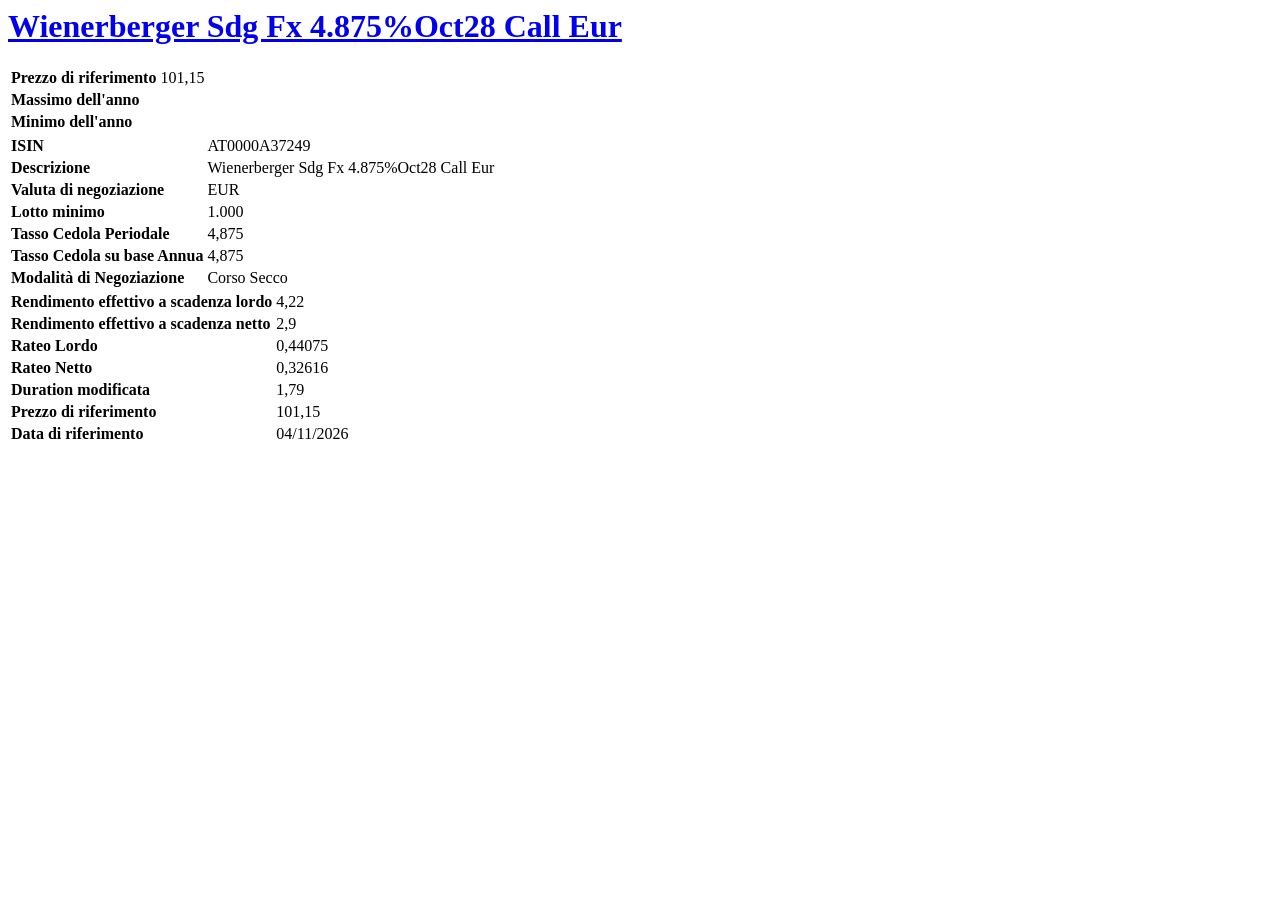
<file: scraper/fixtures/tlx_scheda_AT0000A37249.html>
<html><body><div class="l-box"><div class="l-box u-pb"><h1 class="t-text"><a href="#">Wienerberger Sdg Fx 4.875%Oct28 Call Eur</a></h1></div></div><table class="m-table"><tbody><tr><td><span class="t-text"><strong>Prezzo di riferimento</strong></span></td><td><span class="t-text -right">101,15</span></td></tr><tr><td><span class="t-text"><strong>Massimo dell'anno</strong></span></td><td><span class="t-text -right"></span></td></tr><tr><td><span class="t-text"><strong>Minimo dell'anno</strong></span></td><td><span class="t-text -right"></span></td></tr></tbody></table><table class="m-table"><tbody><tr><td><span class="t-text"><strong>ISIN</strong></span></td><td><span class="t-text -right">AT0000A37249</span></td></tr><tr><td><span class="t-text"><strong>Descrizione</strong></span></td><td><span class="t-text -right">Wienerberger Sdg Fx 4.875%Oct28 Call Eur</span></td></tr><tr><td><span class="t-text"><strong>Valuta di negoziazione</strong></span></td><td><span class="t-text -right">EUR</span></td></tr><tr><td><span class="t-text"><strong>Lotto minimo</strong></span></td><td><span class="t-text -right">1.000</span></td></tr><tr><td><span class="t-text"><strong>Tasso Cedola Periodale</strong></span></td><td><span class="t-text -right">4,875</span></td></tr><tr><td><span class="t-text"><strong>Tasso Cedola su base Annua</strong></span></td><td><span class="t-text -right">4,875</span></td></tr><tr><td><span class="t-text"><strong>Modalità di Negoziazione</strong></span></td><td><span class="t-text -right">Corso Secco</span></td></tr></tbody></table><table class="m-table"><tbody><tr><td><span class="t-text"><strong>Rendimento effettivo a scadenza lordo</strong></span></td><td><span class="t-text -right">4,22</span></td></tr><tr><td><span class="t-text"><strong>Rendimento effettivo a scadenza netto</strong></span></td><td><span class="t-text -right">2,9</span></td></tr><tr><td><span class="t-text"><strong>Rateo Lordo</strong></span></td><td><span class="t-text -right">0,44075</span></td></tr><tr><td><span class="t-text"><strong>Rateo Netto</strong></span></td><td><span class="t-text -right">0,32616</span></td></tr><tr><td><span class="t-text"><strong>Duration modificata</strong></span></td><td><span class="t-text -right">1,79</span></td></tr><tr><td><span class="t-text"><strong>Prezzo di riferimento</strong></span></td><td><span class="t-text -right">101,15</span></td></tr><tr><td><span class="t-text"><strong>Data di riferimento</strong></span></td><td><span class="t-text -right">04/11/2026</span></td></tr></tbody></table></body></html>
</file>
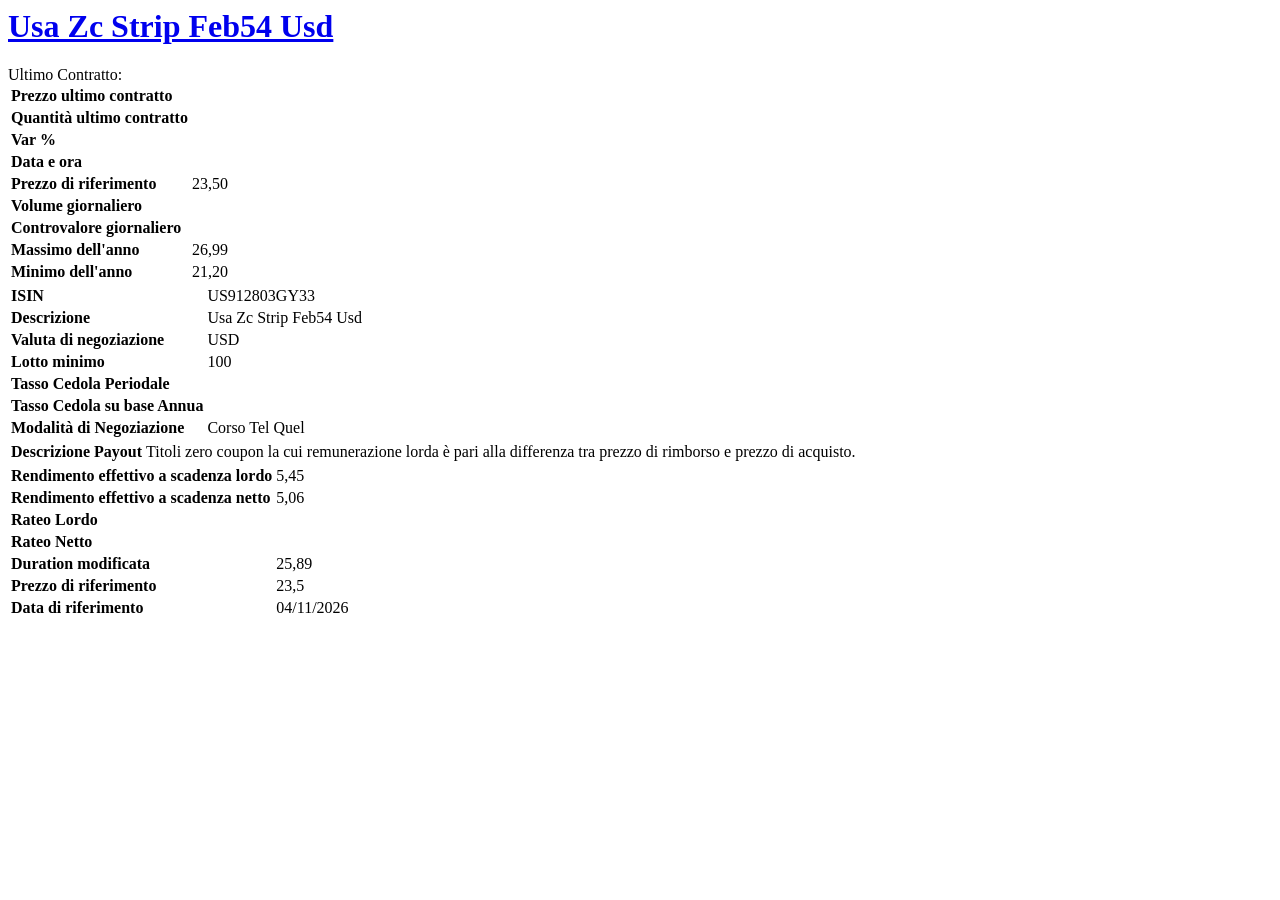
<file: scraper/fixtures/tlx_scheda_US912803GY33.html>
<html><body><div class="l-box"><div class="l-box u-pb"><h1 class="t-text"><a href="/borsa/obbligazioni/eurotlx/scheda/US912803GY33-ETLX.html?lang=it">Usa Zc Strip Feb54 Usd</a></h1></div><div class="summary-value"><span class="t-text -formatPrice"><strong></strong></span></div><span class="t-text -block -size-xs"> Ultimo Contratto: <strong>&nbsp;&nbsp;</strong> </span></div><table class="m-table"><tbody><tr><td><span class="t-text"><strong>Prezzo ultimo contratto</strong></span></td><td><span class="t-text -right"></span></td></tr><tr><td><span class="t-text"><strong>Quantità ultimo contratto</strong></span></td><td><span class="t-text -right"></span></td></tr><tr><td><span class="t-text"><strong>Var %</strong></span></td><td><span class="t-text -right"></span></td></tr><tr><td><span class="t-text"><strong>Data e ora</strong></span></td><td><span class="t-text -right"></span></td></tr><tr><td><span class="t-text"><strong>Prezzo di riferimento</strong></span></td><td><span class="t-text -right">23,50</span></td></tr><tr><td><span class="t-text"><strong>Volume giornaliero</strong></span></td><td><span class="t-text -right"></span></td></tr><tr><td><span class="t-text"><strong>Controvalore giornaliero</strong></span></td><td><span class="t-text -right"></span></td></tr><tr><td><span class="t-text"><strong>Massimo dell'anno</strong></span></td><td><span class="t-text -right">26,99</span></td></tr><tr><td><span class="t-text"><strong>Minimo dell'anno</strong></span></td><td><span class="t-text -right">21,20</span></td></tr></tbody></table><table class="m-table"><tbody><tr><td><span class="t-text"><strong>ISIN</strong></span></td><td><span class="t-text -right">US912803GY33</span></td></tr><tr><td><span class="t-text"><strong>Descrizione</strong></span></td><td><span class="t-text -right">Usa Zc Strip Feb54 Usd</span></td></tr><tr><td><span class="t-text"><strong>Valuta di negoziazione</strong></span></td><td><span class="t-text -right">USD</span></td></tr><tr><td><span class="t-text"><strong>Lotto minimo</strong></span></td><td><span class="t-text -right">100</span></td></tr><tr><td><span class="t-text"><strong>Tasso Cedola Periodale</strong></span></td><td><span class="t-text -right"></span></td></tr><tr><td><span class="t-text"><strong>Tasso Cedola su base Annua</strong></span></td><td><span class="t-text -right"></span></td></tr><tr><td><span class="t-text"><strong>Modalità di Negoziazione</strong></span></td><td><span class="t-text -right">Corso Tel Quel</span></td></tr></tbody></table><table class="m-table"><tbody><tr><td><span class="t-text"><strong>Descrizione Payout</strong></span></td><td><span class="t-text -right">Titoli zero coupon la cui remunerazione lorda è pari alla differenza tra prezzo di rimborso e prezzo di acquisto.</span></td></tr></tbody></table><table class="m-table"><tbody><tr><td><span class="t-text"><strong>Rendimento effettivo a scadenza lordo</strong></span></td><td><span class="t-text -right">5,45</span></td></tr><tr><td><span class="t-text"><strong>Rendimento effettivo a scadenza netto</strong></span></td><td><span class="t-text -right">5,06</span></td></tr><tr><td><span class="t-text"><strong>Rateo Lordo</strong></span></td><td><span class="t-text -right"></span></td></tr><tr><td><span class="t-text"><strong>Rateo Netto</strong></span></td><td><span class="t-text -right"></span></td></tr><tr><td><span class="t-text"><strong>Duration modificata</strong></span></td><td><span class="t-text -right">25,89</span></td></tr><tr><td><span class="t-text"><strong>Prezzo di riferimento</strong></span></td><td><span class="t-text -right">23,5</span></td></tr><tr><td><span class="t-text"><strong>Data di riferimento</strong></span></td><td><span class="t-text -right">04/11/2026</span></td></tr></tbody></table></body></html>
</file>
<file: app.css>
/* app.css — v0.2.11 */
:root {
  --bg: #f6f7f9; --card: #ffffff; --ink: #0f172a; --muted: #5b6475; --line: #e3e6eb;
  --accent: #0b5fff; --accent-ink: #ffffff; --accent-soft: #e8f0ff; --good: #0a7d3e; --warn: #b45309; --bad: #b91c1c;
  --ask: #dcfce7; --ask-ink: #166534; --ref: #fef3c7; --ref-ink: #92400e;
  --radius: 12px; --shadow: 0 1px 2px rgba(15,23,42,.06), 0 4px 16px rgba(15,23,42,.06);
  color-scheme: light dark;
}
@media (prefers-color-scheme: dark) {
  :root:not([data-theme="light"]) {
    --bg: #0f172a; --card: #172033; --ink: #e5e9f0; --muted: #94a3b8; --line: #263247;
    --accent: #4f8cff; --accent-soft: #1c2a4a; --good: #4ade80; --warn: #fbbf24; --bad: #f87171;
    --ask: #14532d; --ask-ink: #bbf7d0; --ref: #78350f; --ref-ink: #fde68a;
    --shadow: 0 1px 2px rgba(0,0,0,.4);
  }
}
* { box-sizing: border-box; }
html, body { margin: 0; background: var(--bg); color: var(--ink); font: 15px/1.45 system-ui, -apple-system, "Segoe UI", Roboto, sans-serif; }
body { padding-bottom: env(safe-area-inset-bottom); }
a { color: var(--accent); }
main { max-width: 1100px; margin: 0 auto; padding: 0 16px 32px; }
.hidden { display: none !important; }

/* Intestazione: titolo e pulsanti sulla stessa riga, sottotitolo sotto a tutta larghezza (sul telefono il sottotitolo
   accanto a 5 pulsanti andava a capo su 8 righe e occupava mezzo schermo, 06/11/2026). */
.top { position: sticky; top: 0; z-index: 5; display: grid; grid-template-columns: 1fr auto; grid-template-areas: "brand btns" "sub sub";
  align-items: center; column-gap: 10px; row-gap: 2px; padding: 8px 16px; background: var(--card); border-bottom: 1px solid var(--line); }
.brand { grid-area: brand; min-width: 0; }
.brand h1 { margin: 0; font-size: 20px; letter-spacing: -.01em; white-space: nowrap; }
.sub { color: var(--muted); font-size: 12.5px; }
.top .sub { grid-area: sub; font-size: 12px; white-space: nowrap; overflow: hidden; text-overflow: ellipsis; }   /* solo l'intestazione: in scheda il sottotitolo va a capo (0.10.4 spingeva la ✕ fuori schermo) */
.sheet-head > div:first-child { min-width: 0; flex: 1 1 auto; }
.row-btns { grid-area: btns; display: flex; gap: 6px; flex-shrink: 0; }
@media (max-width: 420px) { .icon-btn { width: 34px; height: 34px; font-size: 15px; } .row-btns { gap: 4px; } .brand h1 { font-size: 18px; } }
@media (min-width: 700px) { .top { grid-template-columns: auto 1fr auto; grid-template-areas: "brand sub btns"; } .sub { padding-left: 6px; } }
.lnk { color: var(--accent); cursor: pointer; }
.icon-btn { background: transparent; border: 1px solid var(--line); border-radius: 10px; width: 38px; height: 38px;
  font-size: 18px; color: var(--ink); cursor: pointer; }

.filters { padding: 12px 0 4px; }
#q { width: 100%; padding: 11px 14px; border: 1px solid var(--line); border-radius: var(--radius); background: var(--card); color: var(--ink); font-size: 15px; }
.chips { display: flex; gap: 8px; overflow-x: auto; padding: 10px 0 4px; scrollbar-width: none; }
.chip { flex: 0 0 auto; border: 1px solid var(--line); background: var(--card); color: var(--ink); border-radius: 999px;
  padding: 6px 12px; font-size: 13.5px; cursor: pointer; }
.chip.on { background: var(--accent); color: var(--accent-ink); border-color: var(--accent); }
.more summary { cursor: pointer; color: var(--muted); font-size: 13.5px; padding: 6px 0; }
.grid { display: grid; grid-template-columns: repeat(auto-fill, minmax(200px, 1fr)); gap: 10px 14px; padding: 8px 0; }
.grid label { display: flex; flex-direction: column; gap: 4px; font-size: 12.5px; color: var(--muted); }
.grid label.check { flex-direction: row; align-items: center; gap: 8px; color: var(--ink); align-self: end; padding: 8px 0; }
.grid input.set, .grid select.set, .grid label.check.set { border-color: var(--accent); box-shadow: 0 0 0 1px var(--accent) inset; border-radius: 8px; }
.grid label.check.set { padding-left: 8px; }
/* facet: pulsante che apre un elenco a scelta multipla con conteggi */
.facet { position: relative; }
.facet-btn { width: 100%; text-align: left; padding: 8px 30px 8px 10px; border: 1px solid var(--line); border-radius: 8px; background: var(--card); color: var(--ink); font-size: 14px; cursor: pointer;
  white-space: nowrap; overflow: hidden; text-overflow: ellipsis; }
.facet-btn::after { content: "⌄"; position: absolute; right: 10px; top: 4px; color: var(--muted); }
.facet-btn.set { border-color: var(--accent); box-shadow: 0 0 0 1px var(--accent) inset; }
.facet-pop { position: absolute; z-index: 6; left: 0; right: 0; top: calc(100% + 4px); max-height: 300px; overflow: auto; background: var(--card); border: 1px solid var(--line); border-radius: 10px;
  box-shadow: 0 8px 24px rgba(0,0,0,.18); padding: 4px 0; }
.facet-head { display: flex; justify-content: space-between; align-items: center; gap: 8px; padding: 4px 10px 6px; border-bottom: 1px solid var(--line); }
.facet-head .hint { font-size: 11.5px; }
.facet-close { border: 1px solid var(--accent); background: var(--accent); color: var(--accent-ink); border-radius: 8px; padding: 4px 10px; font-size: 12.5px; cursor: pointer; }
.facet-row, .ld-row, .grid label.facet-row, .grid label.ld-row { display: flex; flex-direction: row; align-items: center; gap: 8px; padding: 7px 10px; cursor: pointer; font-size: 14px; color: var(--ink); }
.facet-row input { margin: 0; width: 18px; height: 18px; flex: 0 0 auto; }
.facet-row:hover { background: var(--accent-soft); }
.facet-row span { flex: 1 1 auto; }
.facet-row b { font-weight: 600; color: var(--muted); font-variant-numeric: tabular-nums; }
.facet-row.zero { opacity: .45; }
.facet-row.all { border-bottom: 1px solid var(--line); margin-bottom: 2px; }
.hidden-note { padding: 10px 12px; border: 1px dashed var(--warn); border-radius: 10px; margin: 6px 0 10px; }
.filter-bar { display: flex; align-items: center; gap: 10px; flex-wrap: wrap; padding: 12px 0 8px; border-top: 1px solid var(--line); margin-top: 6px; }
.filter-bar #filter-live { flex: 1 1 100%; font-weight: 600; color: var(--ink); }
.filter-bar .btn { padding: 11px 16px; font-size: 14.5px; font-weight: 600; }
.filter-bar .btn.primary { flex: 1 1 auto; box-shadow: 0 2px 6px rgba(11, 95, 255, .3); }
.filter-bar .btn.ghost { color: var(--muted); border-color: var(--line); }
.active-filters { display: flex; gap: 6px; flex-wrap: wrap; padding: 4px 0; }
.active-filters:empty { display: none; }
.active-filters .chip { font-size: 12.5px; padding: 3px 9px; border-radius: 6px; background: var(--accent-soft); color: var(--accent); border: 1px dashed var(--accent); }
.active-filters .chip b { font-weight: 700; margin-left: 4px; }
.grid input, .grid select { padding: 8px 10px; border: 1px solid var(--line); border-radius: 8px; background: var(--card); color: var(--ink); font-size: 14px; }

.best { display: grid; grid-template-columns: repeat(auto-fill, minmax(190px, 1fr)); gap: 10px; padding: 10px 0; }
.best .bucket { background: var(--card); border: 1px solid var(--line); border-radius: var(--radius); padding: 10px 12px; }
.best h4 { margin: 0 0 6px; font-size: 12.5px; color: var(--muted); font-weight: 600; text-transform: uppercase; letter-spacing: .04em; }
.best .b-row { display: flex; justify-content: space-between; gap: 8px; font-size: 13px; padding: 3px 0; cursor: pointer; }
.best .b-row span:first-child { overflow: hidden; text-overflow: ellipsis; white-space: nowrap; }
.best .b-row b { color: var(--good); font-variant-numeric: tabular-nums; }

.results-head { display: flex; justify-content: space-between; align-items: center; gap: 8px; flex-wrap: wrap; padding: 10px 0 6px; color: var(--muted); font-size: 13px; }
.results-head select { padding: 6px 8px; border: 1px solid var(--line); border-radius: 8px; background: var(--card); color: var(--ink); }

.list { display: flex; flex-direction: column; gap: 8px; }
.thead { display: none; }
.card { background: var(--card); border: 1px solid var(--line); border-radius: var(--radius); padding: 10px 12px; cursor: pointer; box-shadow: var(--shadow);
  display: grid; grid-template-columns: auto 1fr auto; grid-template-areas: "cmp name net" "cmp mat ytm" "cmp cpn ytm" "cmp price ytm"; gap: 2px 10px; align-items: start; }
.card:hover { border-color: var(--accent); }
.card.sel { border-color: var(--accent); box-shadow: 0 0 0 2px color-mix(in srgb, var(--accent) 30%, transparent); }
.cmp { grid-area: cmp; align-self: center; padding: 6px 2px; }
.cmp input { width: 18px; height: 18px; accent-color: var(--accent); }
.c-name { grid-area: name; } .c-mat { grid-area: mat; } .c-cpn { grid-area: cpn; } .c-price { grid-area: price; } .c-net { grid-area: net; text-align: right; } .c-ytm { grid-area: ytm; text-align: right; }
.c-mat, .c-cpn, .c-price, .c-ytm { color: var(--muted); font-size: 12.5px; }
.c-mat .lbl, .c-cpn .lbl, .c-price .lbl, .c-ytm .lbl { font-size: 11px; text-transform: uppercase; letter-spacing: .03em; margin-right: 4px; color: var(--muted); }
.card .name { font-weight: 600; font-size: 14.5px; line-height: 1.25; }
.card .meta { color: var(--muted); font-size: 12px; display: flex; flex-wrap: wrap; gap: 2px 10px; }
.card .main { font-size: 20px; font-weight: 700; color: var(--good); font-variant-numeric: tabular-nums; line-height: 1.1; }
.card .main.na { color: var(--muted); font-size: 14px; font-weight: 500; }
button.fav { background: none; border: none; cursor: pointer; font-size: 17px; line-height: 1; color: var(--line); padding: 0 4px 0 0; vertical-align: -1px; }
button.fav.on { color: #f59e0b; }
button.fav:hover { color: #f59e0b; }
.head-tools { display: inline-flex; gap: 10px; margin-left: 10px; }
.note.risk { border-left: 3px solid var(--warn); }
.sim-ctl { display: grid; grid-template-columns: 1fr 1fr; gap: 10px; margin: 6px 0 10px; font-size: 13.5px; }
.sim-ctl input[type=range] { width: 100%; }
.sim-ctl select { width: 100%; padding: 6px 8px; border: 1px solid var(--line); border-radius: 8px; background: var(--card); color: var(--ink); }
.ld-universe { border: 1px solid var(--line); border-radius: 10px; padding: 10px 12px; margin: 6px 0 10px; font-size: 13.5px; }
.ld-universe .row { margin: 8px 0 6px; }
.ld-presets { margin-top: 4px; }
.ld-filters { display: grid; grid-template-columns: repeat(3, 1fr); gap: 12px; margin: 6px 0 10px; padding: 10px; border: 1px solid var(--line); border-radius: 10px; }
.ld-filters .ld-row { padding: 4px 2px; }
.ld-filters h4.sub { margin: 0 0 4px; }
.ld-scroll { max-height: 220px; overflow: auto; }
@media (max-width: 640px) { .ld-filters { grid-template-columns: 1fr; } }
table.ladder th { text-align: left; font-size: 12px; color: var(--muted); padding: 4px 0; border-bottom: 1px solid var(--line); }
table.ladder td:last-child, table.ladder th:last-child { text-align: right; }
@media (max-width: 520px) { .sim-ctl { grid-template-columns: 1fr; } }
.card .small { color: var(--muted); font-size: 12px; font-variant-numeric: tabular-nums; }
.c-net .small.tot { color: var(--ink); opacity: .75; }
@media (min-width: 900px) {
  .thead, .card { display: grid; grid-template-columns: 34px minmax(240px, 2fr) 130px 120px 170px 140px 170px; grid-template-areas: "cmp name mat cpn price net ytm"; gap: 0 12px; align-items: center; }
  .thead { padding: 4px 12px; color: var(--muted); font-size: 11.5px; text-transform: uppercase; letter-spacing: .04em; }
  .thead .r { text-align: right; }
  .card { padding: 8px 12px; border-radius: 8px; box-shadow: none; }
  .c-mat .lbl, .c-cpn .lbl, .c-price .lbl { display: none; }
  .c-net .small { display: none; }        /* a tabella "netto annuo" è già nell'intestazione */
  .c-net .small.tot { display: block; font-size: 11px; white-space: nowrap; }
  .c-ytm { text-align: left; white-space: nowrap; } .c-ytm .lbl { display: inline-block; width: 68px; }
  .card .main { font-size: 17px; }
  .list { gap: 4px; }
}
.cmp-bar { position: fixed; left: 50%; transform: translateX(-50%); bottom: 16px; z-index: 6; display: flex; gap: 10px; align-items: center;
  background: var(--card); border: 1px solid var(--line); border-radius: 999px; padding: 8px 10px 8px 16px; box-shadow: 0 8px 24px rgba(0,0,0,.2); }
.sheet.wide { max-width: 1000px; }
.cmp-scroll { overflow-x: auto; }
table.cmp { border-collapse: collapse; width: 100%; font-size: 14px; }
table.cmp th, table.cmp td { padding: 8px 10px; border-bottom: 1px solid var(--line); text-align: left; vertical-align: top; min-width: 150px; }
table.cmp td:first-child, table.cmp th:first-child { color: var(--muted); font-size: 12.5px; min-width: 130px; position: sticky; left: 0; background: var(--card); }
table.cmp th .name { font-weight: 600; }
button.link { background: none; border: none; color: var(--accent); cursor: pointer; padding: 0; font-size: 12.5px; }
.chart { min-height: 60px; }
.legend { display: flex; gap: 14px; flex-wrap: wrap; font-size: 12px; color: var(--muted); margin-top: 4px; }
.legend i { display: inline-block; width: 10px; height: 10px; border-radius: 2px; margin-right: 5px; vertical-align: middle; }
/* Badge a tre livelli (06/11/2026): info = grigio neutro (valuta, strip, mercato, lotto, "rif");
   attenzione = ambra (sopra 100, call, poco liquido); problema = rosso (fermo, incerto, lotto istituzionale). "ask" = verde. */
.badge { display: inline-block; font-size: 11px; padding: 1px 6px; border-radius: 6px; font-weight: 600; vertical-align: middle; }
.badge.ask { background: var(--ask); color: var(--ask-ink); }
.badge.ref, .badge.cur, .badge.info { background: transparent; color: var(--muted); border: 1px solid var(--line); font-weight: 500; }
.badge.warn { background: var(--ref); color: var(--ref-ink); }
.badge.stale, .badge.bad { background: #fee2e2; color: #991b1b; }
@media (prefers-color-scheme: dark) { :root:not([data-theme="light"]) .badge.stale, :root:not([data-theme="light"]) .badge.bad { background: #7f1d1d; color: #fecaca; } }
:root[data-theme="dark"] .badge.stale, :root[data-theme="dark"] .badge.bad { background: #7f1d1d; color: #fecaca; }
/* nota rischio tasso: colore per livello */
.note.risk.r0 { border-left-color: var(--good); } .note.risk.r1 { border-left-color: var(--accent); } .note.risk.r2 { border-left-color: var(--warn); }
.note.risk.r3 { border-left-color: var(--bad); background: #fee2e2; color: #7f1d1d; }
@media (prefers-color-scheme: dark) { :root:not([data-theme="light"]) .note.risk.r3 { background: #3b0f0f; color: #fecaca; } }
:root[data-theme="dark"] .note.risk.r3 { background: #3b0f0f; color: #fecaca; }
.more-btn { margin: 14px auto 0; display: block; padding: 10px 18px; border-radius: 10px; border: 1px solid var(--line); background: var(--card); color: var(--ink); cursor: pointer; }

footer { color: var(--muted); font-size: 12px; margin-top: 24px; }

/* modali */
.modal { position: fixed; inset: 0; background: rgba(0,0,0,.45); display: flex; align-items: flex-end; justify-content: center; z-index: 10; }
.sheet { background: var(--card); width: 100%; max-width: 720px; max-height: 92vh; border-radius: 16px 16px 0 0; display: flex; flex-direction: column; }
@media (min-width: 720px) { .modal { align-items: center; } .sheet { border-radius: 16px; max-height: 88vh; } }
.sheet-head { display: flex; justify-content: space-between; align-items: flex-start; gap: 12px; padding: 14px 16px 8px; border-bottom: 1px solid var(--line); }
.sheet-head h2 { margin: 0; font-size: 17px; line-height: 1.25; }
.sheet-body { padding: 12px 16px 20px; overflow: auto; }
.kpis { display: grid; grid-template-columns: repeat(auto-fit, minmax(140px, 1fr)); gap: 8px; margin: 8px 0 12px; }
.kpi { background: var(--bg); border-radius: 10px; padding: 8px 10px; }
.kpi .l { color: var(--muted); font-size: 11.5px; }
.kpi .v { font-size: 18px; font-weight: 700; font-variant-numeric: tabular-nums; }
.kpi .v.good { color: var(--good); }
h3 { font-size: 14px; margin: 16px 0 6px; color: var(--muted); text-transform: uppercase; letter-spacing: .04em; }
table.kv { width: 100%; border-collapse: collapse; font-size: 14px; }
table.kv td { padding: 5px 0; border-bottom: 1px solid var(--line); vertical-align: top; }
table.kv td:last-child { text-align: right; font-variant-numeric: tabular-nums; }
.note { background: var(--ref); color: var(--ref-ink); border-radius: 8px; padding: 8px 10px; font-size: 13px; margin: 8px 0; }
.ok { color: var(--good); } .ko { color: var(--bad); }
.hint { color: var(--muted); font-size: 13px; }
.row { display: flex; gap: 10px; margin: 12px 0; }
.btn { padding: 9px 16px; border-radius: 10px; border: 1px solid var(--accent); background: var(--accent); color: var(--accent-ink); cursor: pointer; font-size: 14px; }
.btn.ghost { background: transparent; color: var(--accent); }
.amount { display: flex; align-items: center; gap: 8px; margin: 4px 0 8px; }
.amount input { width: 140px; padding: 8px 10px; border: 1px solid var(--line); border-radius: 8px; background: var(--card); color: var(--ink); font-size: 15px; }

/* portafoglio */
.inline-form { display: flex; flex-wrap: wrap; gap: 8px; margin: 6px 0 10px; }
.inline-form input { flex: 1 1 140px; min-width: 0; padding: 8px 10px; border: 1px solid var(--line); border-radius: 8px; background: var(--card); color: var(--ink); font-size: 14px; }
.card.pos { grid-template-columns: 1fr auto; grid-template-areas: "name net"; }
.pos .c-net { text-align: right; }
.pos-actions { margin-top: 4px; font-size: 12.5px; }
h4.sub { margin: 10px 0 4px; font-size: 13px; color: var(--muted); }
@media (min-width: 900px) { .card.pos { grid-template-columns: 1fr auto; grid-template-areas: "name net"; } }
.isin-row { display: inline-flex; align-items: center; gap: 6px; }
.isin-row code { font-size: 13px; background: var(--bg); padding: 1px 6px; border-radius: 6px; user-select: all; }
button.copy { border: 1px solid var(--line); background: var(--card); color: var(--accent); border-radius: 6px; padding: 2px 8px; font-size: 12px; cursor: pointer; }
.icon-btn.has { border-color: var(--good); box-shadow: 0 0 0 2px color-mix(in srgb, var(--good) 35%, transparent); }
.inline-form select { padding: 8px 10px; border: 1px solid var(--line); border-radius: 8px; background: var(--card); color: var(--ink); font-size: 14px; }
a.btn { text-decoration: none; display: inline-block; }
.auctions { padding: 6px 0 0; }
.auctions summary { cursor: pointer; font-size: 13.5px; color: var(--ink); padding: 8px 12px; background: var(--card); border: 1px solid var(--line); border-radius: var(--radius); }
.auctions details[open] summary { border-radius: var(--radius) var(--radius) 0 0; }
.auctions table { background: var(--card); border: 1px solid var(--line); border-top: 0; padding: 4px 12px; }
.auctions .hint { padding: 0 4px; }
</file>
